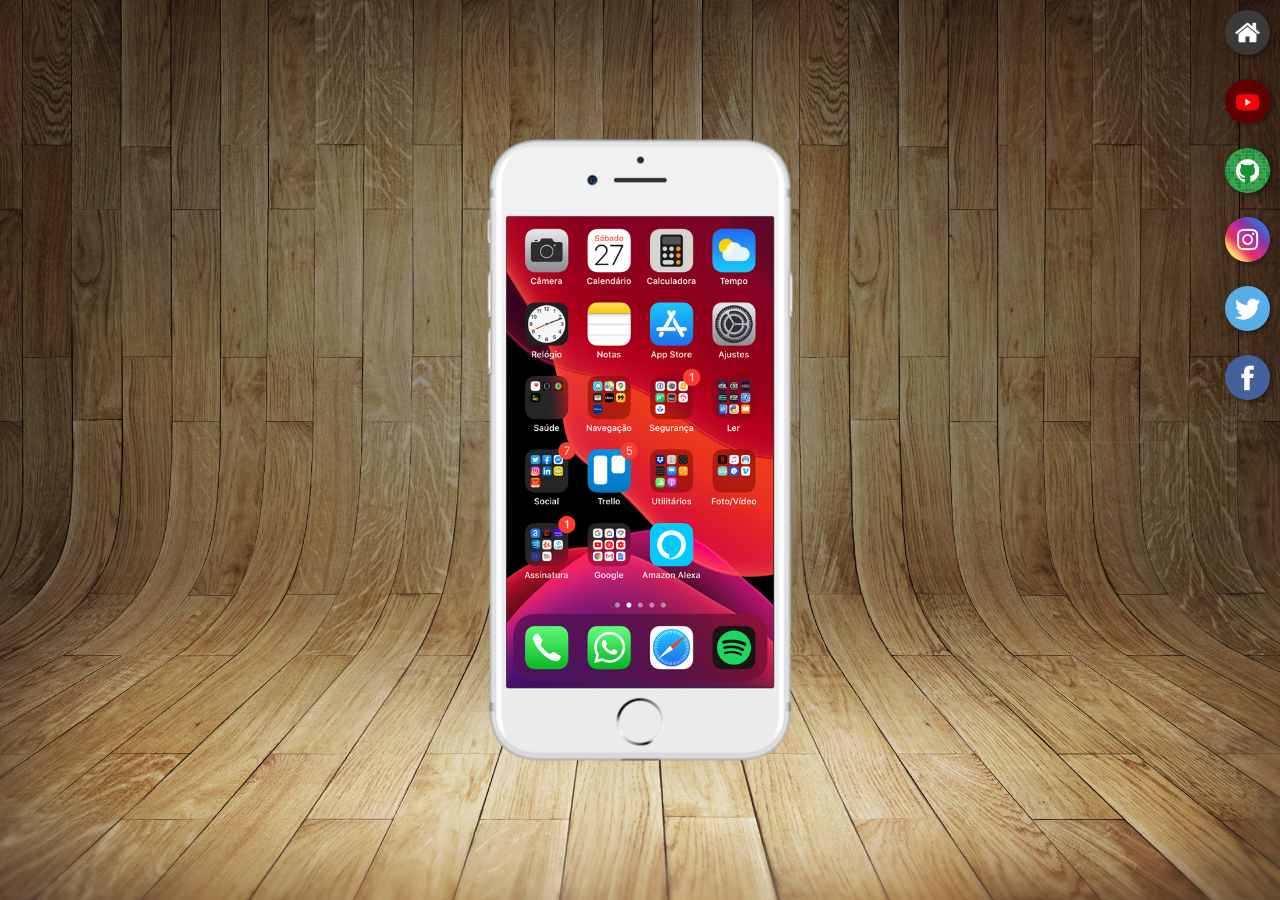
<file: index.html>
<!DOCTYPE html>
<html lang="pt-br">
<head>
    <meta charset="UTF-8">
    <meta name="viewport" content="width=device-width, initial-scale=1.0">
    <title>Projeto Redes Sociais</title>
    <link rel="shortcut icon" href="favicon.ico" type="image/x-icon">
    <link rel="stylesheet" href="estilos/style.css">
</head>
<body>
    <main>
        <section id="telefone">
            <iframe src="home.html" name="tela" id="tela" frameborder="0">
                Seu navegador não é compatível com isso.
            </iframe>
        </section>
        <section id="redes-sociais">
            <a href="home.html" target="tela"><img src="imagens/logo-home.jpg" alt="Home"></a><br>
            <a href="youtube.html" target="tela"><img src="imagens/logo-youtube.jpg" alt="Youtube"></a><br>
            <a href="github.html" target="tela"><img src="imagens/logo-github.jpg" alt="GitHub"></a><br>
            <a href="instagram.html" target="tela"><img src="imagens/logo-instagram.jpg" alt="Instagram"></a><br>
            <a href="twitter.html" target="tela"><img src="imagens/logo-twitter.jpg" alt="Twitter"></a><br>
            <a href="facebook.html" target="tela"><img src="imagens/logo-facebook.jpg" alt="Facebook"></a>

        </section>
    </main>
</body>
</html>
</file>
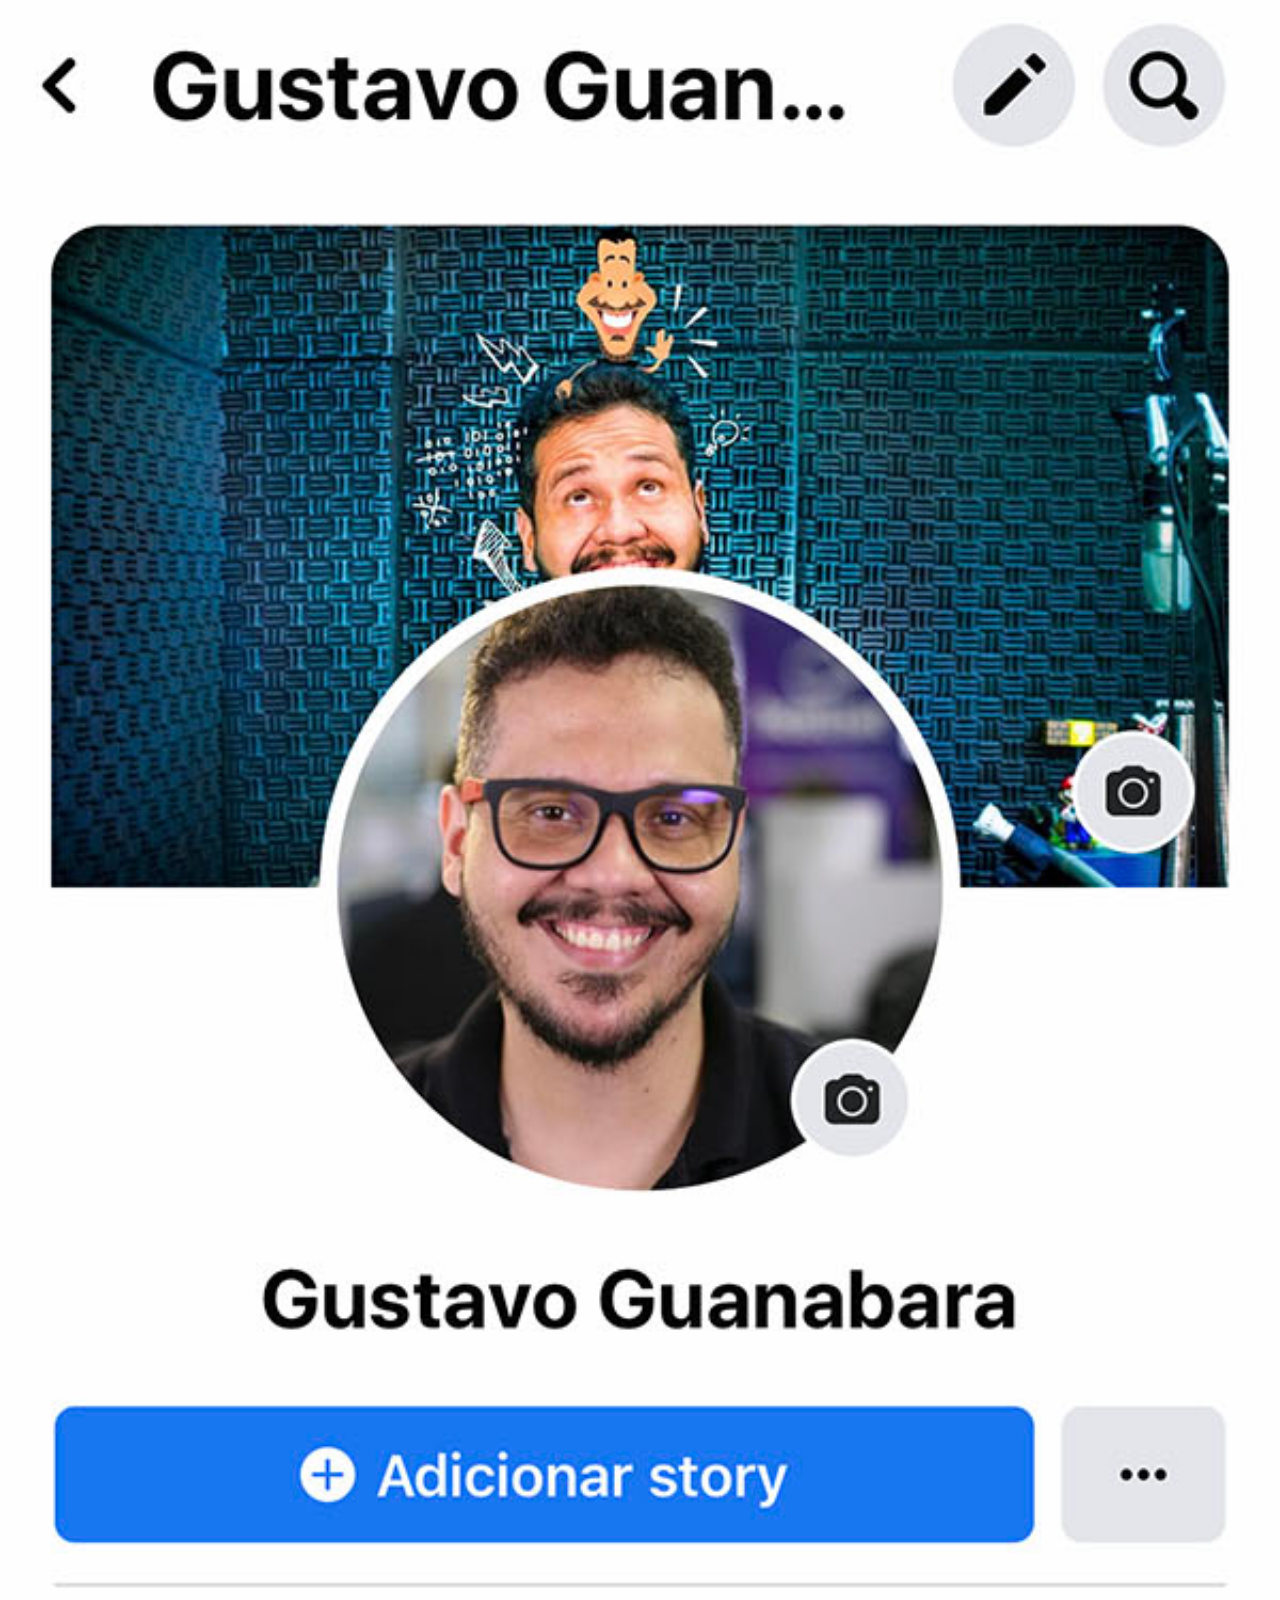
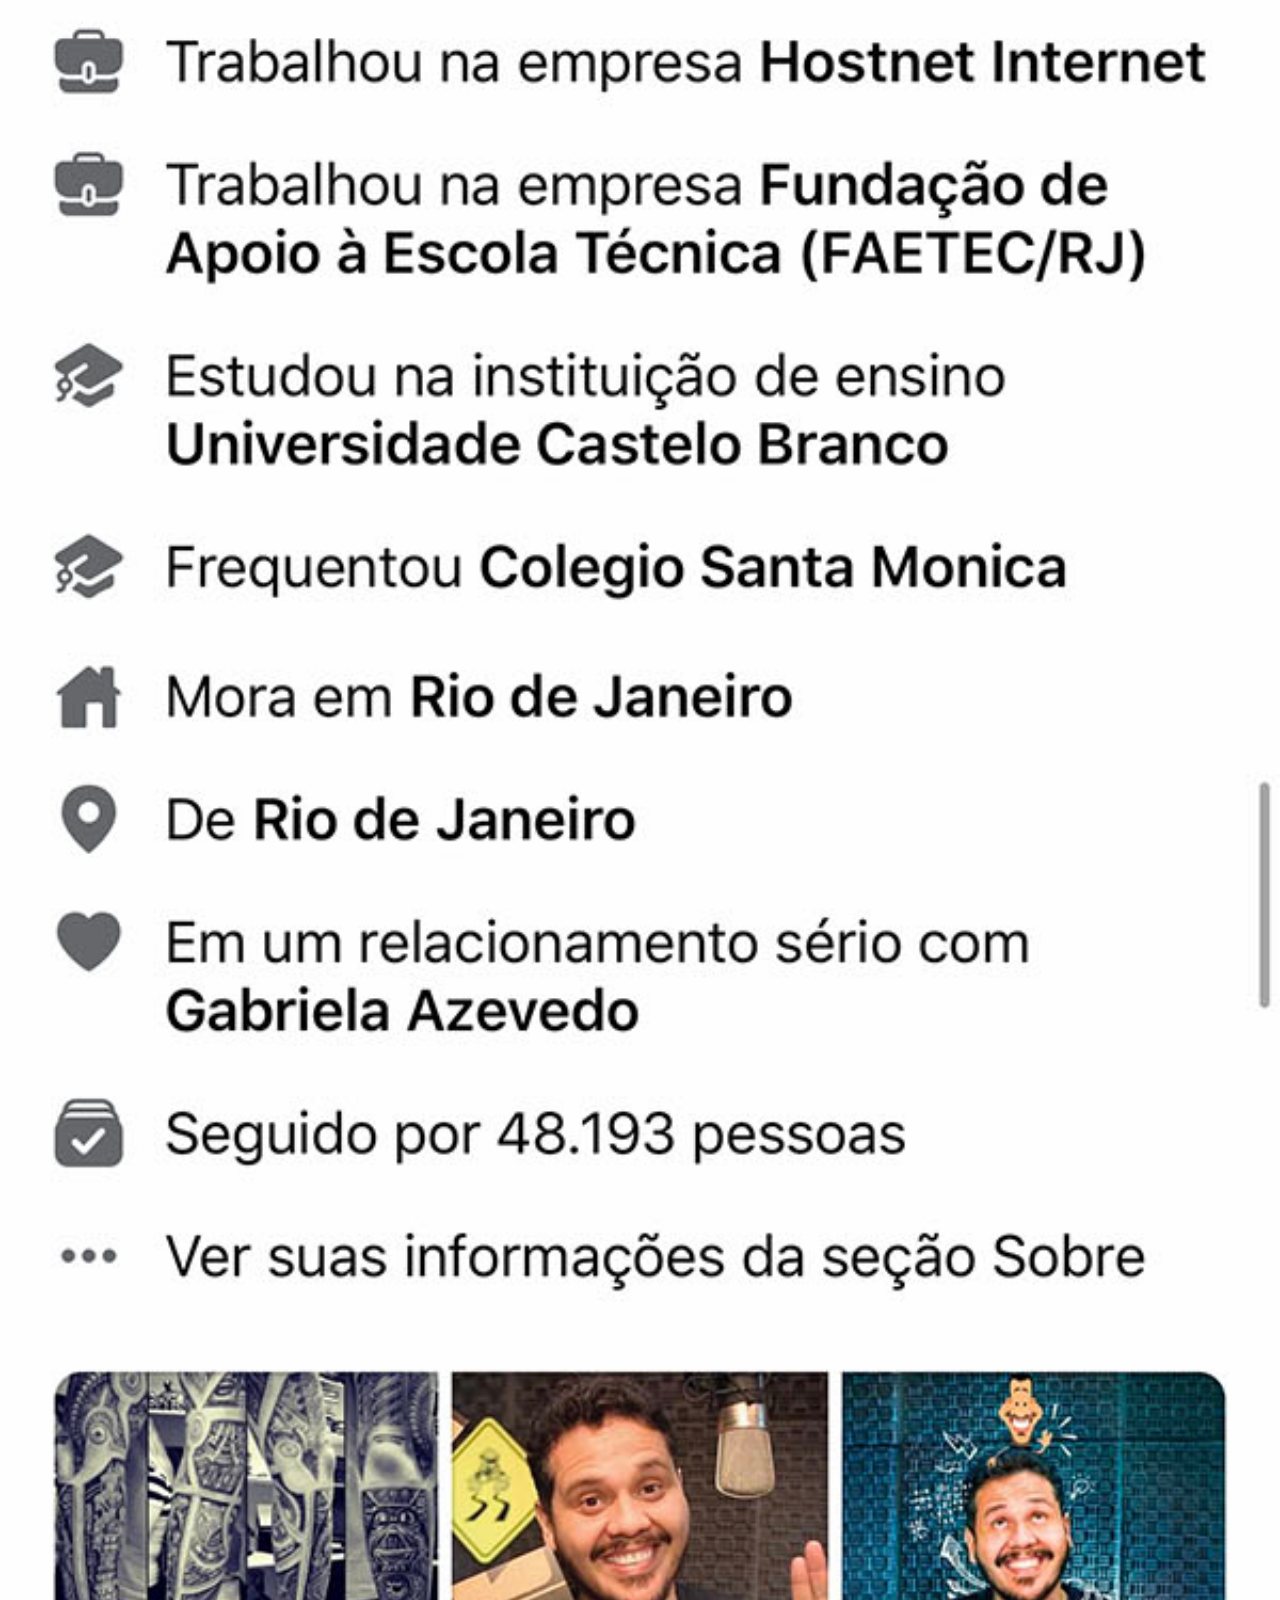
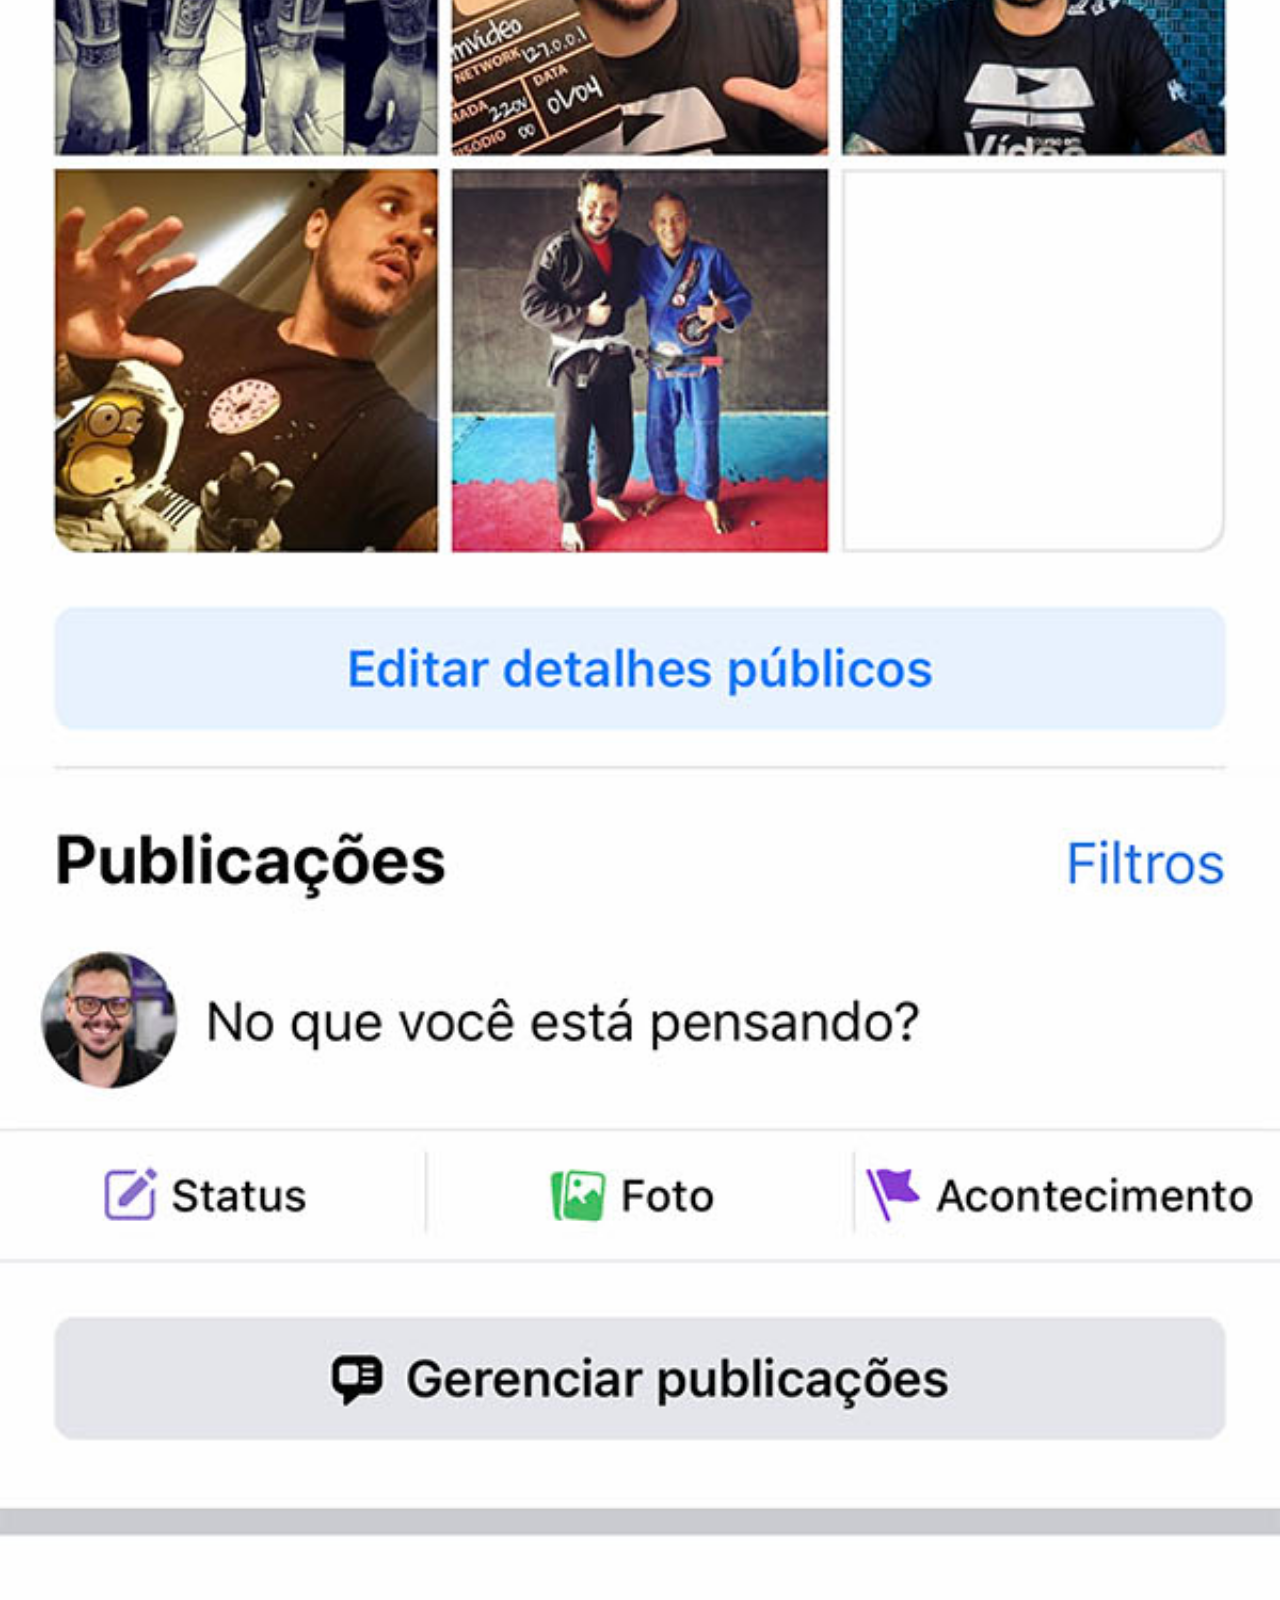
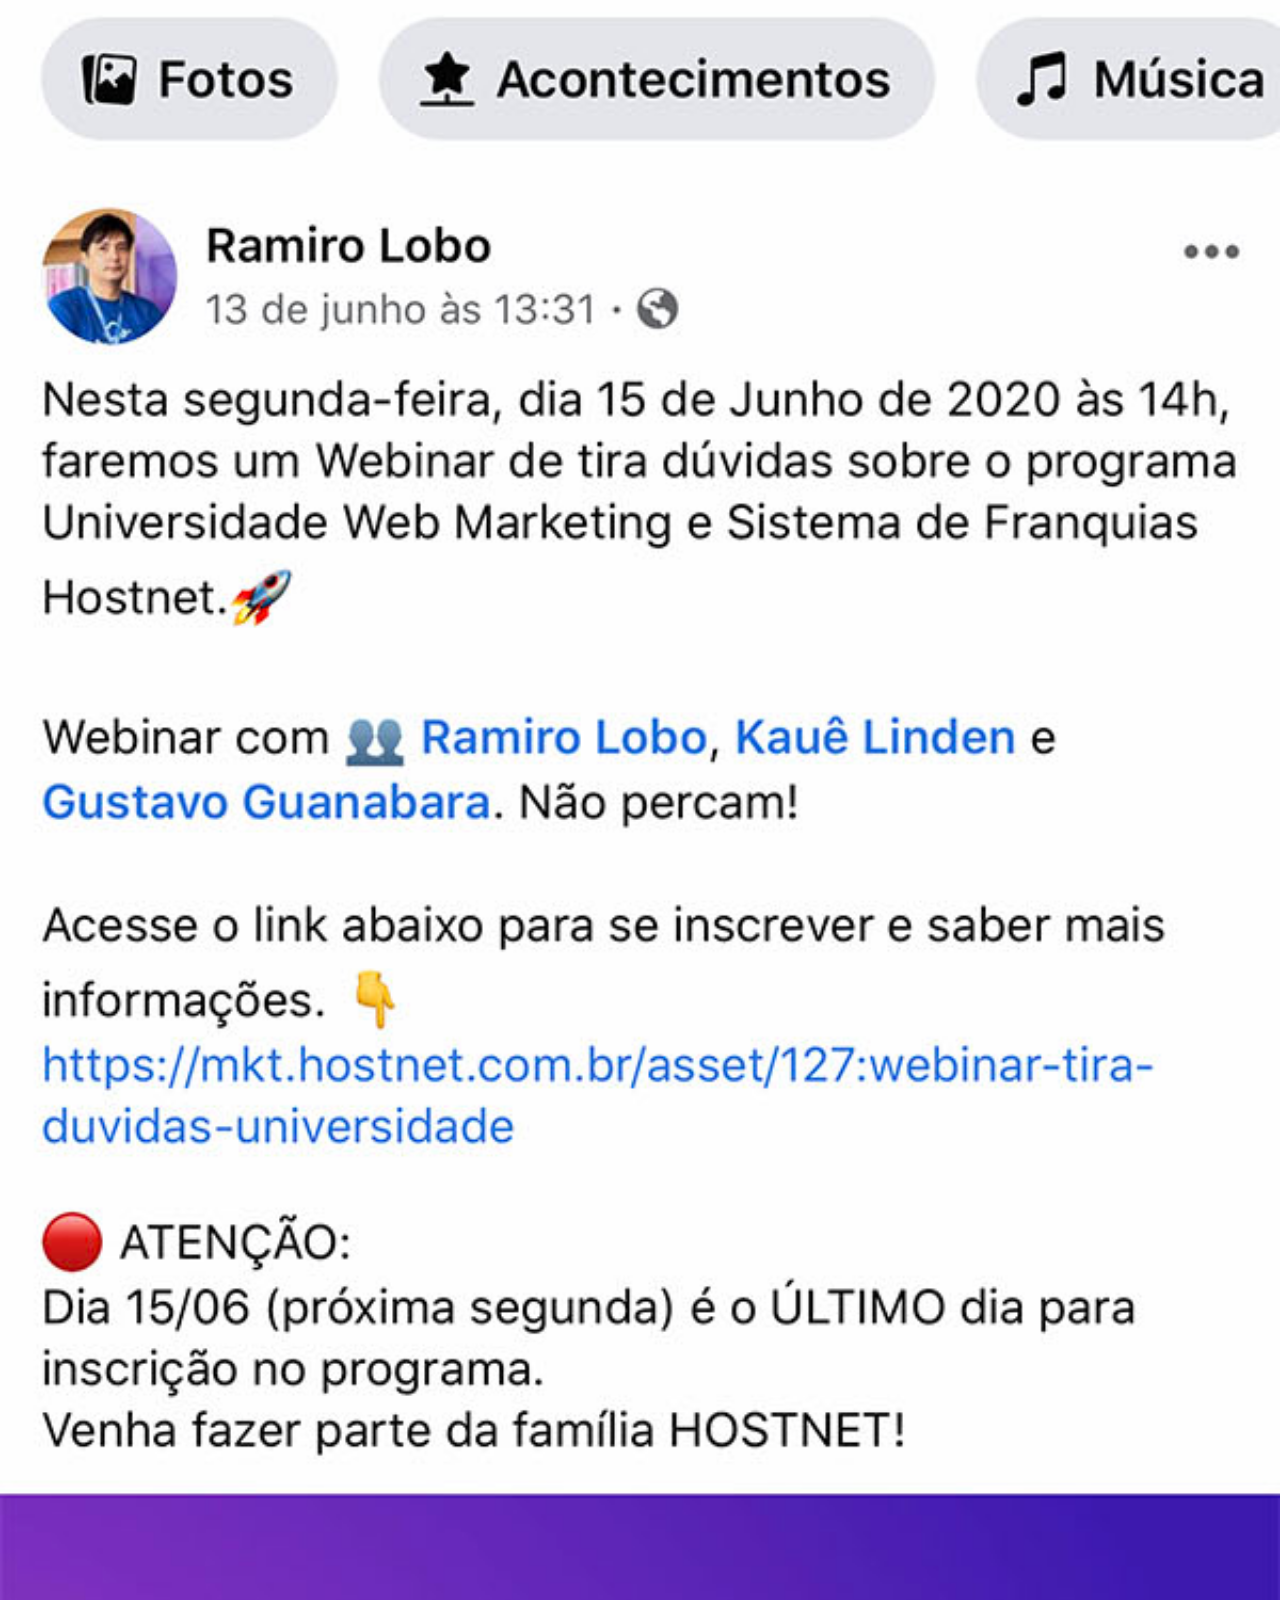
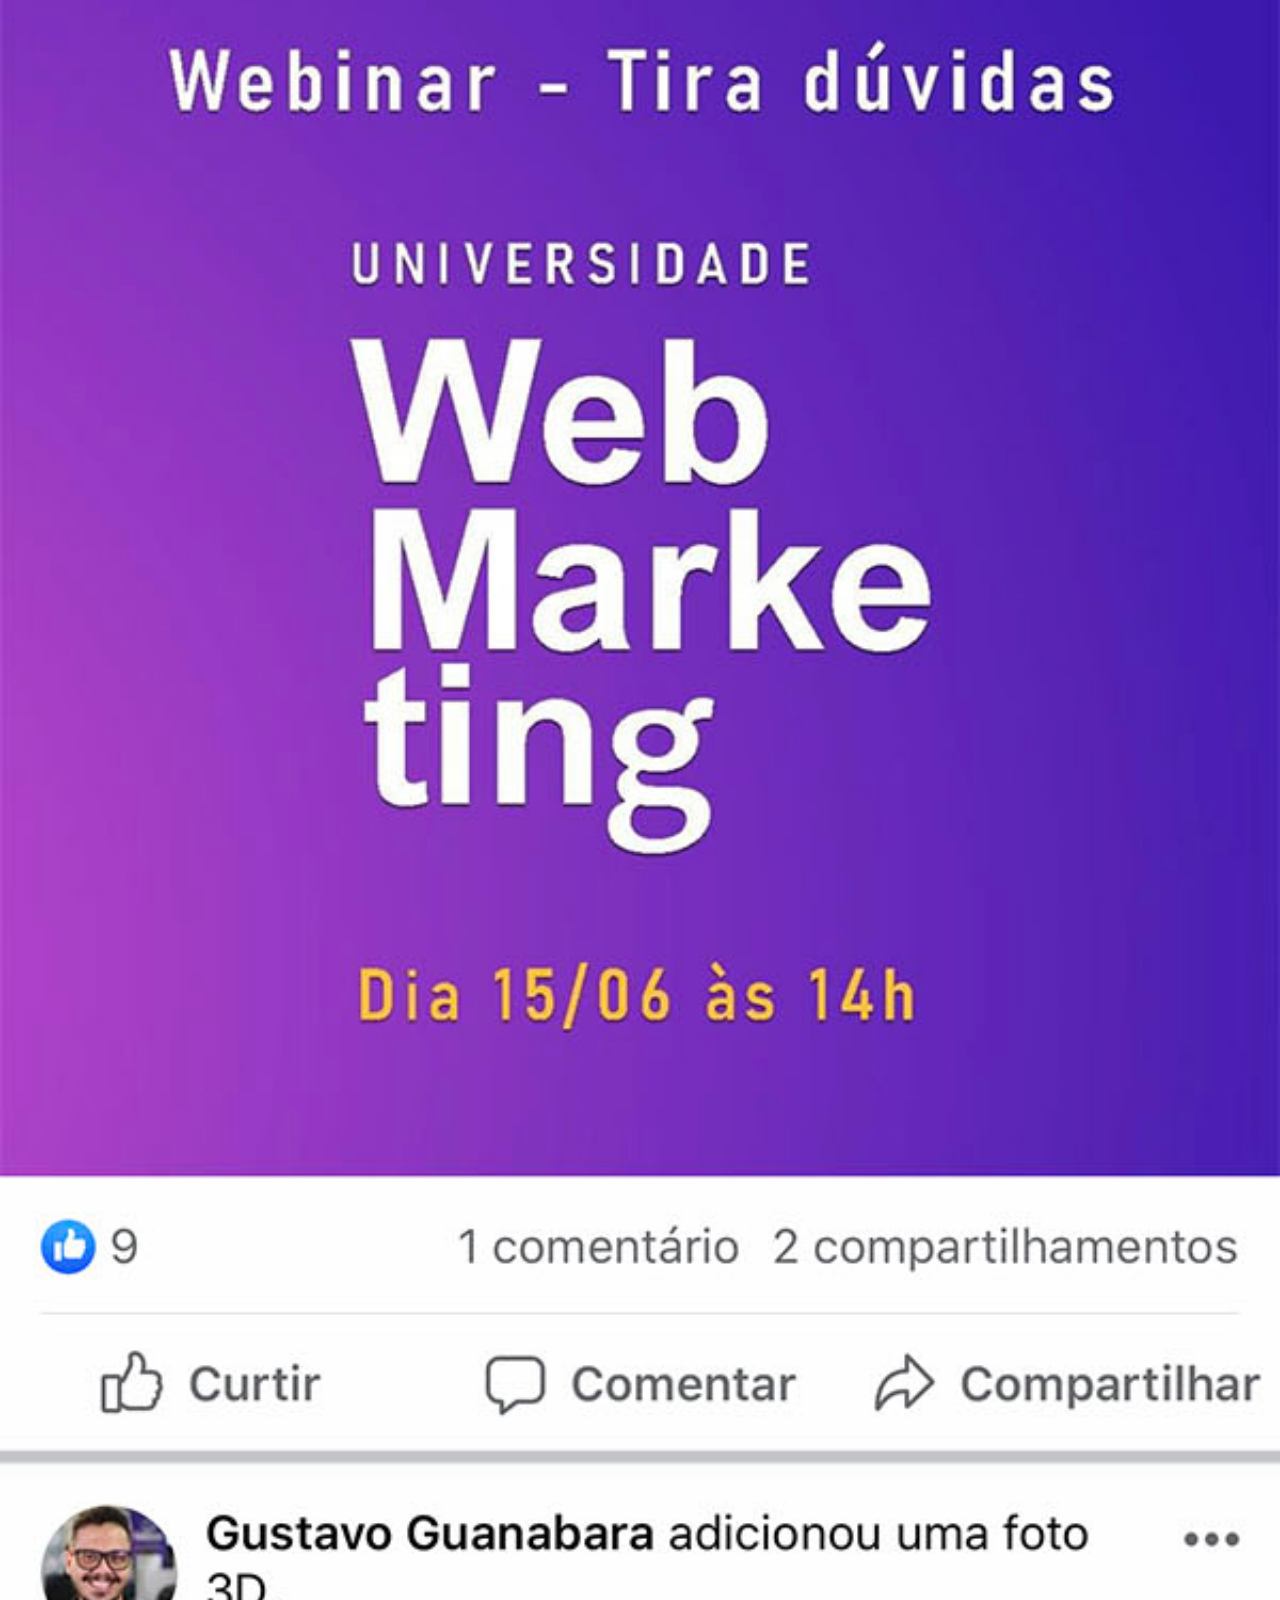
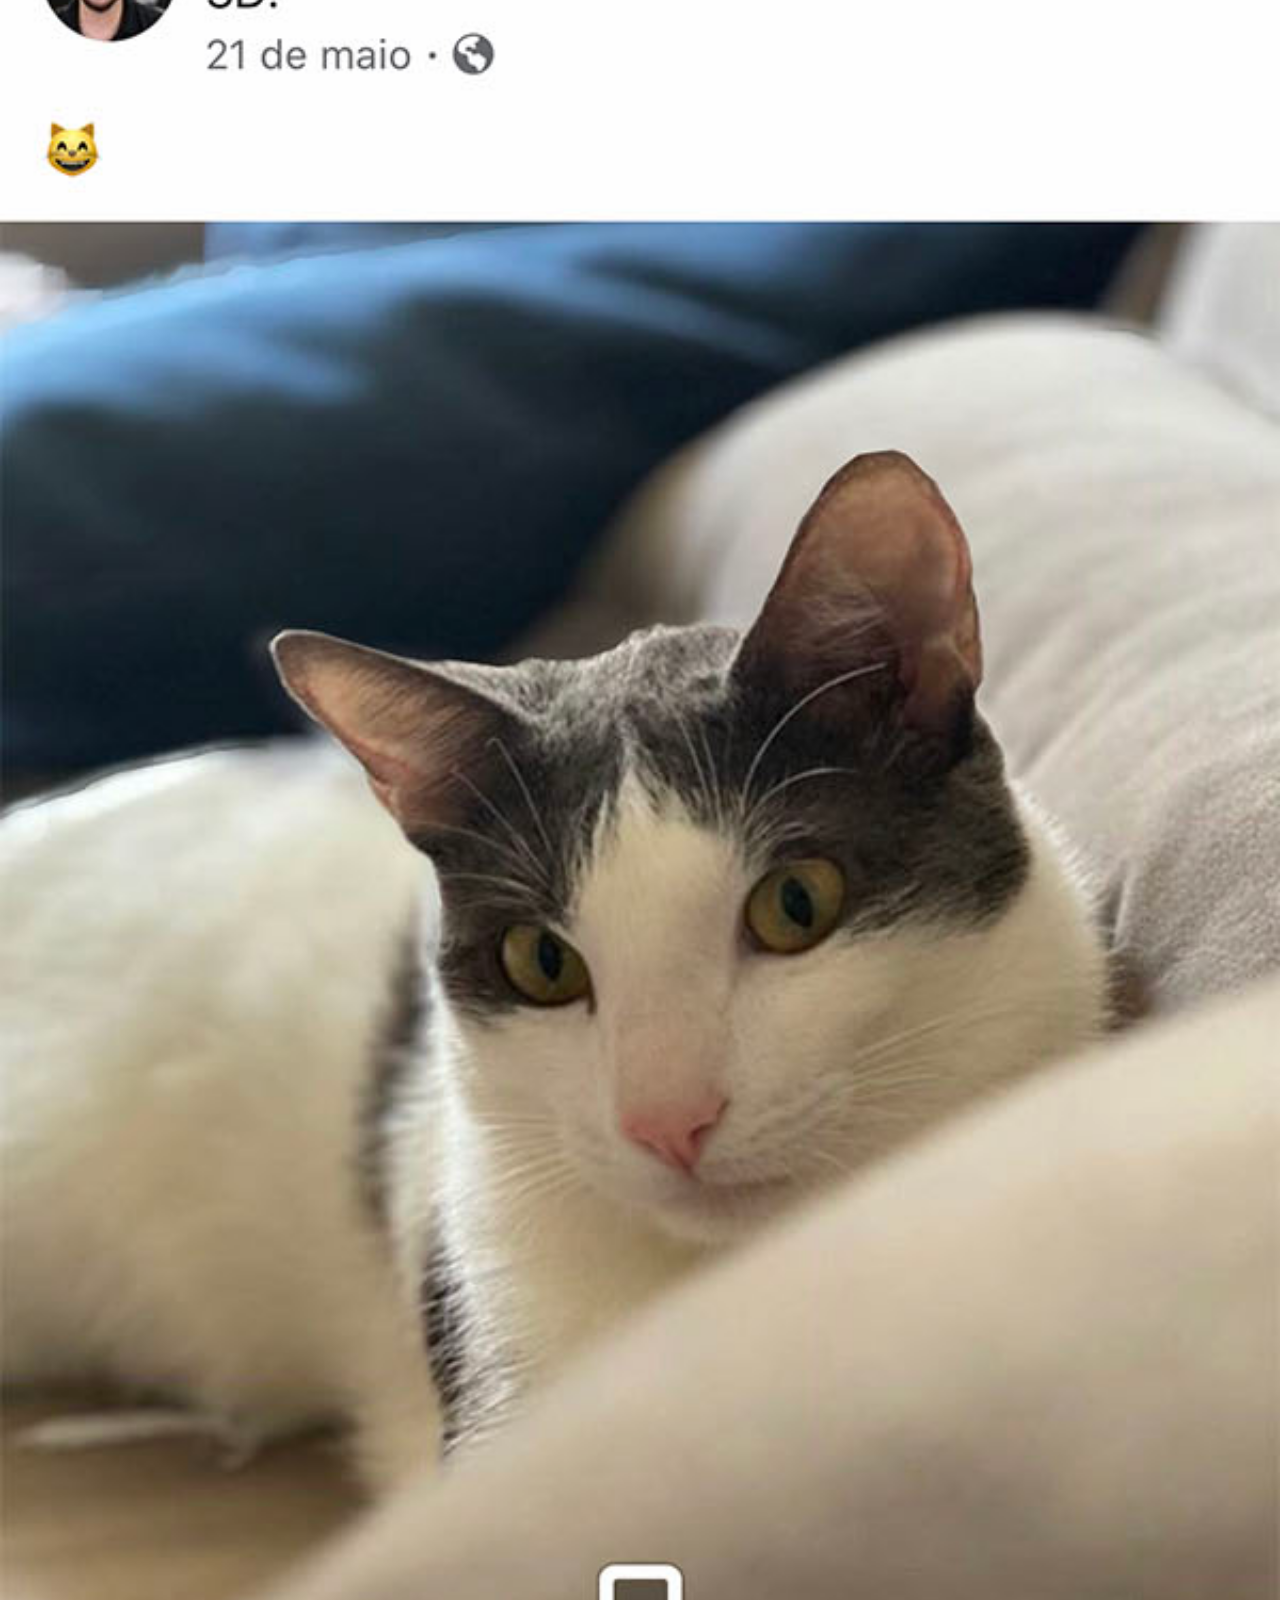
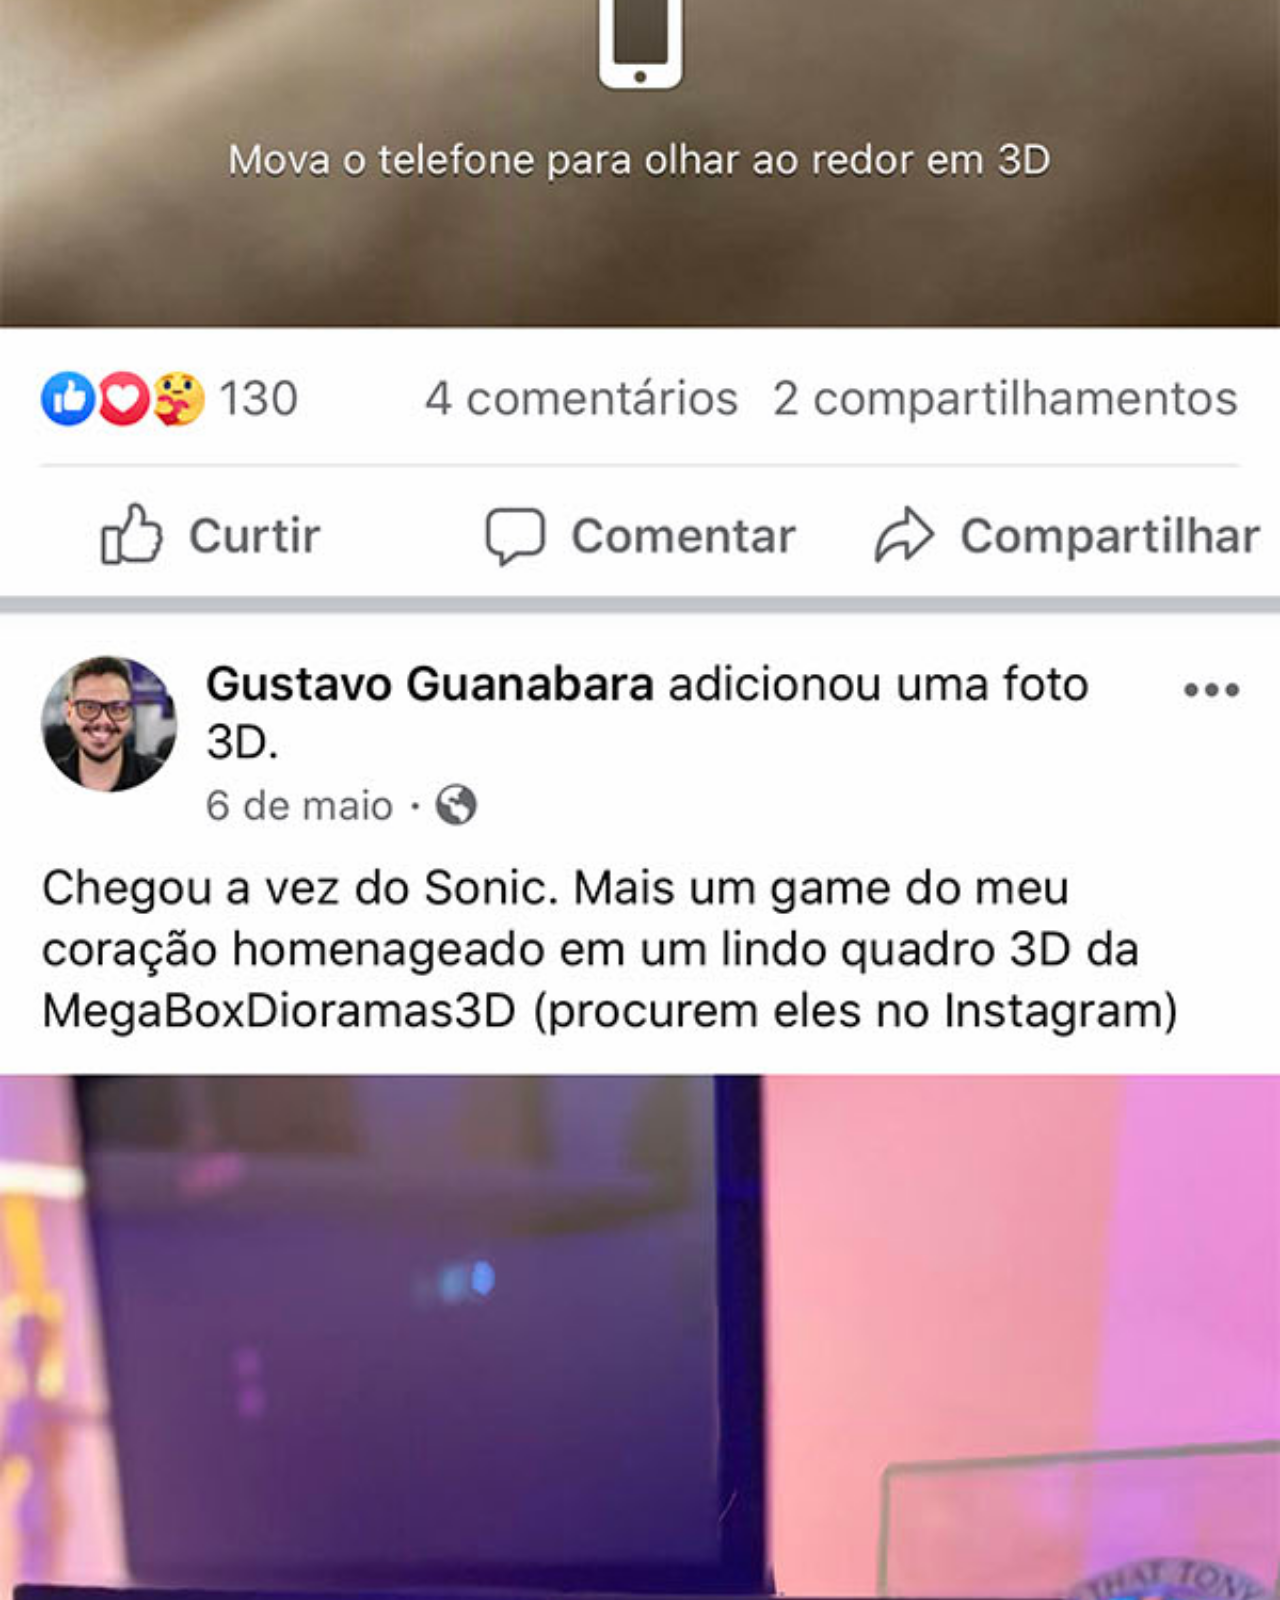
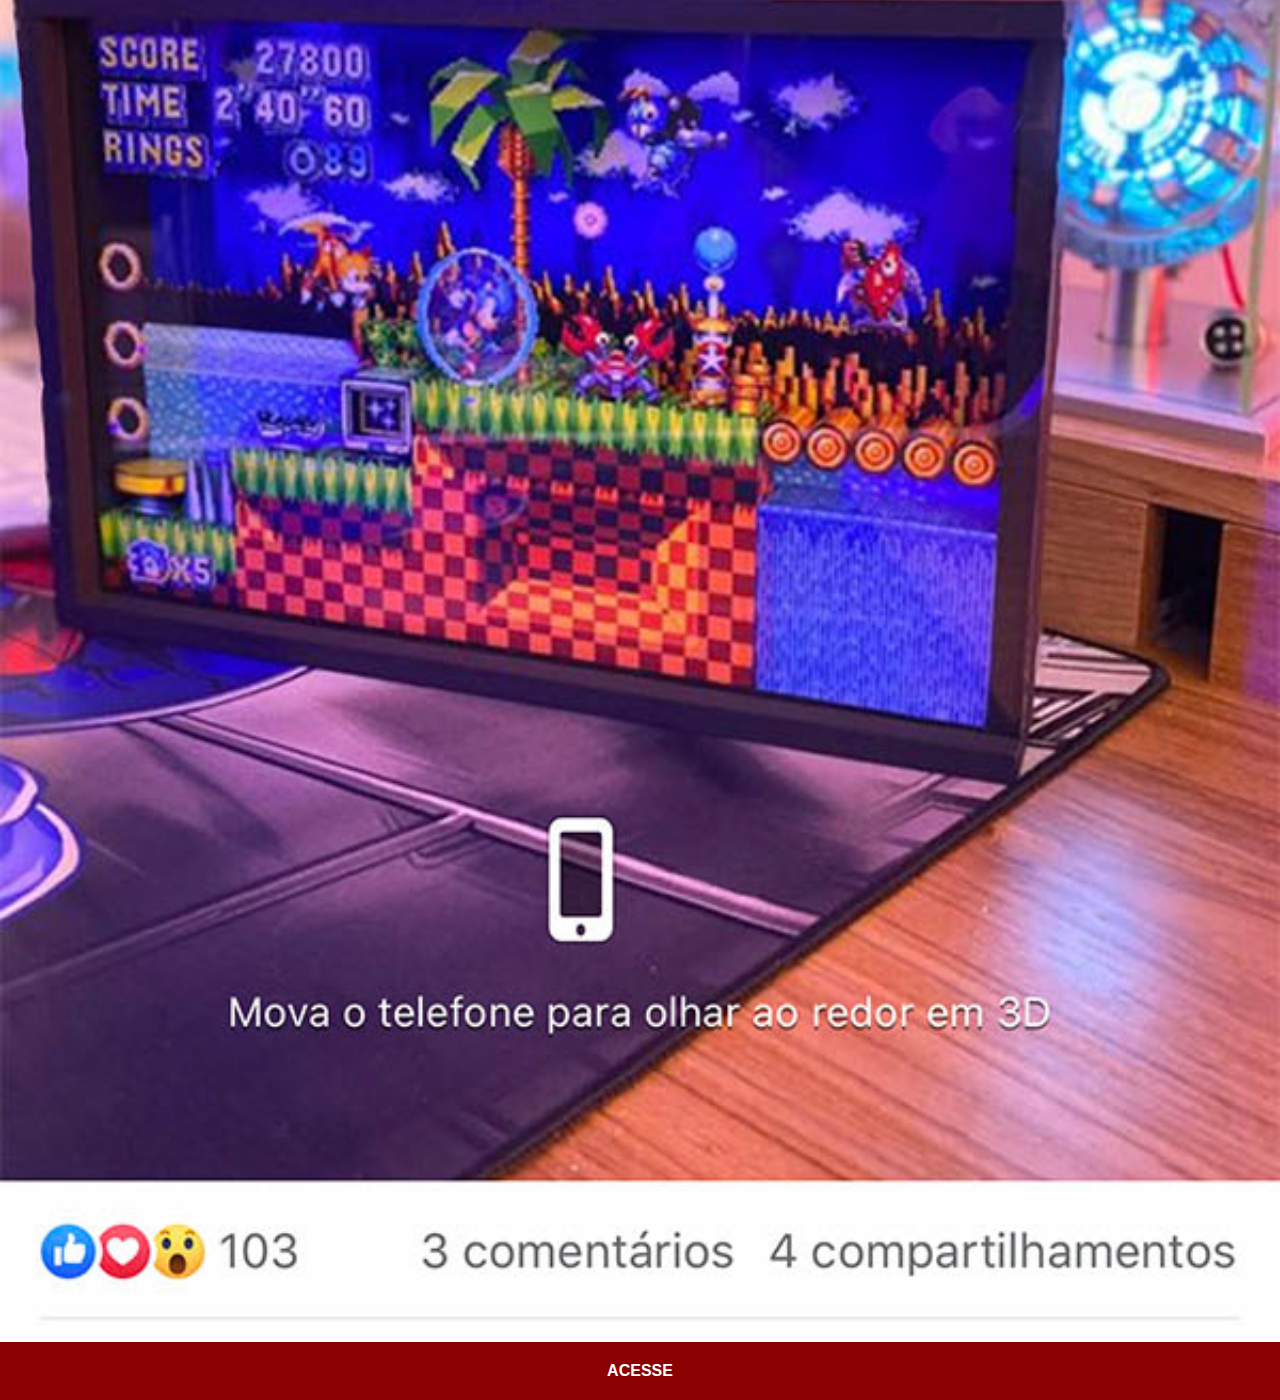
<file: facebook.html>
<!DOCTYPE html>
<html lang="pt-br">
<head>
    <meta charset="UTF-8">
    <meta name="viewport" content="width=device-width, initial-scale=1.0">
    <title>Document</title>
    <link rel="stylesheet" href="estilos/social.css">
</head>
<body>
    <img src="imagens/tela-facebook.jpg" alt="Facebook">
    <a href="https://www.facebook.com/gustavoguanabara/?locale=pt_BR" target="_blank">ACESSE</a>
</body>
</html>
</file>
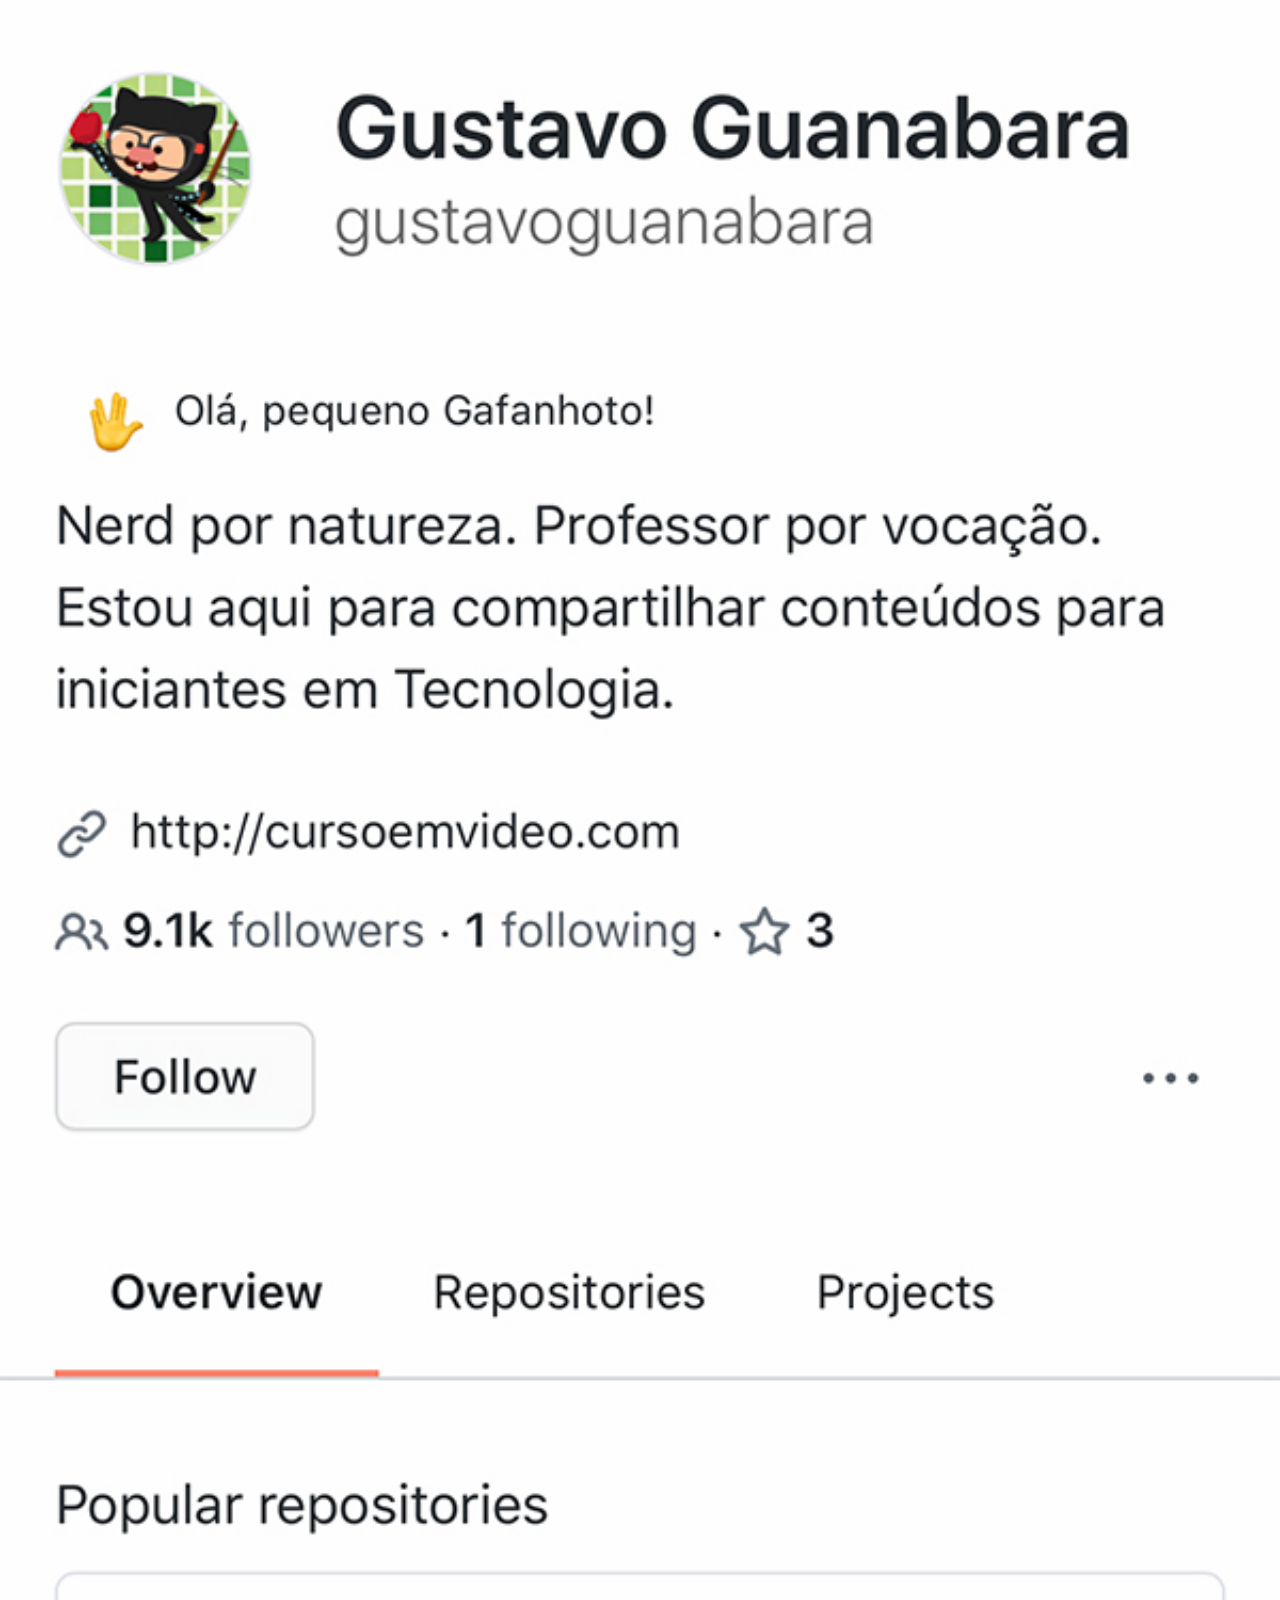
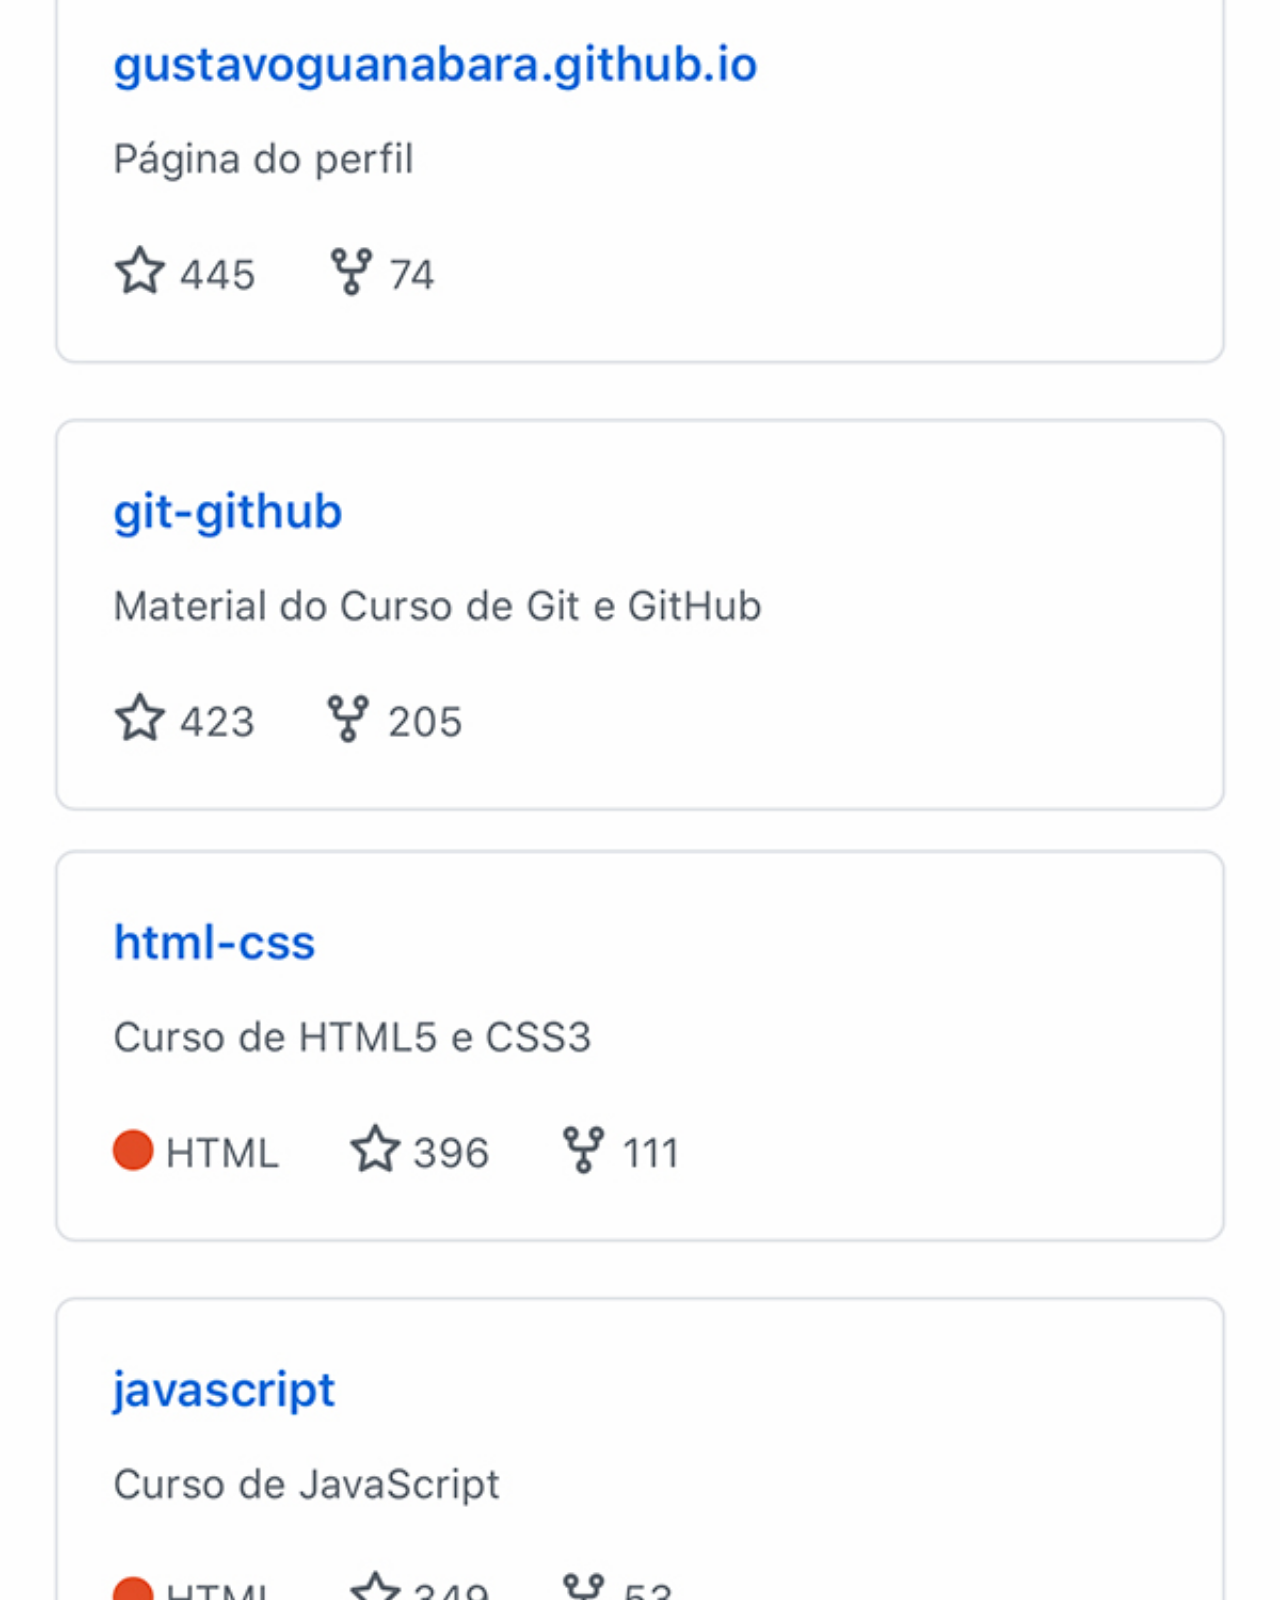
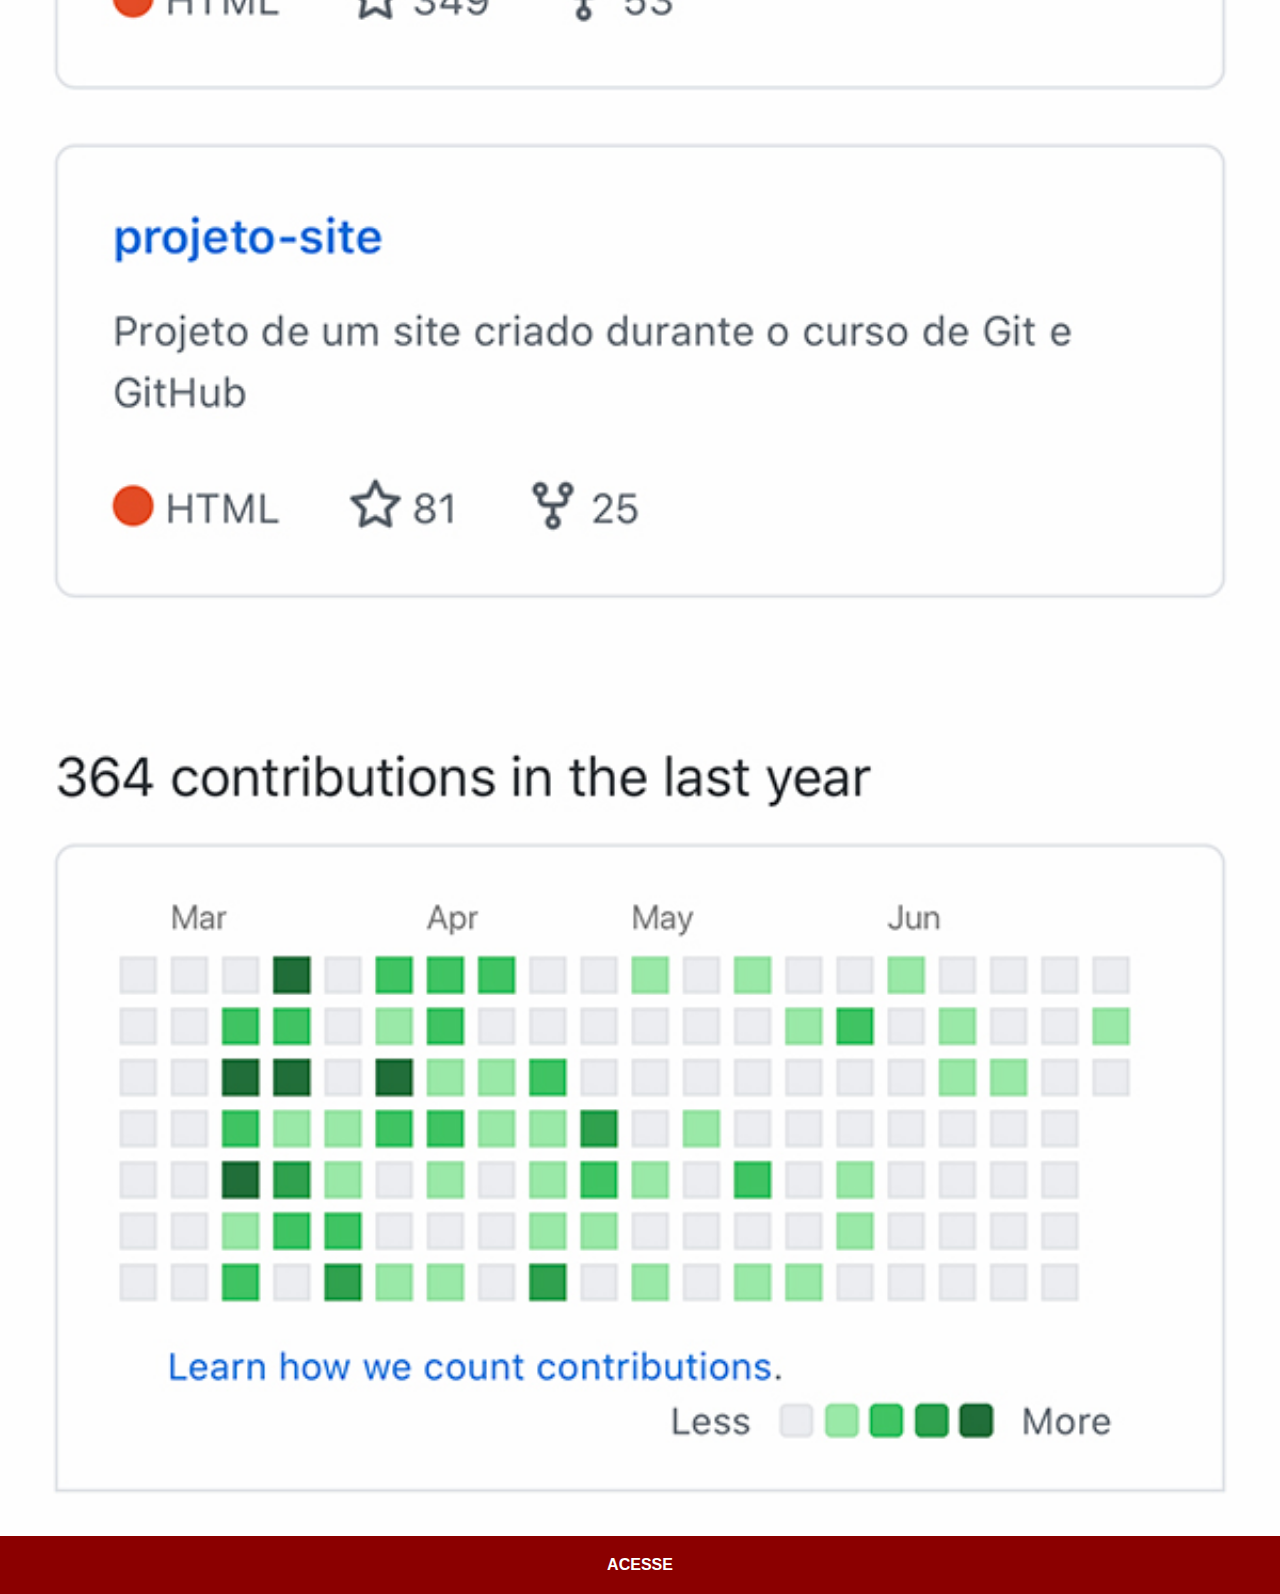
<file: github.html>
<!DOCTYPE html>
<html lang="pt-br">
<head>
    <meta charset="UTF-8">
    <meta name="viewport" content="width=device-width, initial-scale=1.0">
    <title>Document</title>
    <link rel="stylesheet" href="estilos/social.css">
</head>
<body>
    <img src="imagens/tela-github.jpg" alt="GitHub">
    <a href="https://github.com/gustavoguanabara" target="_blank">ACESSE</a>
</body>
</html>
</file>
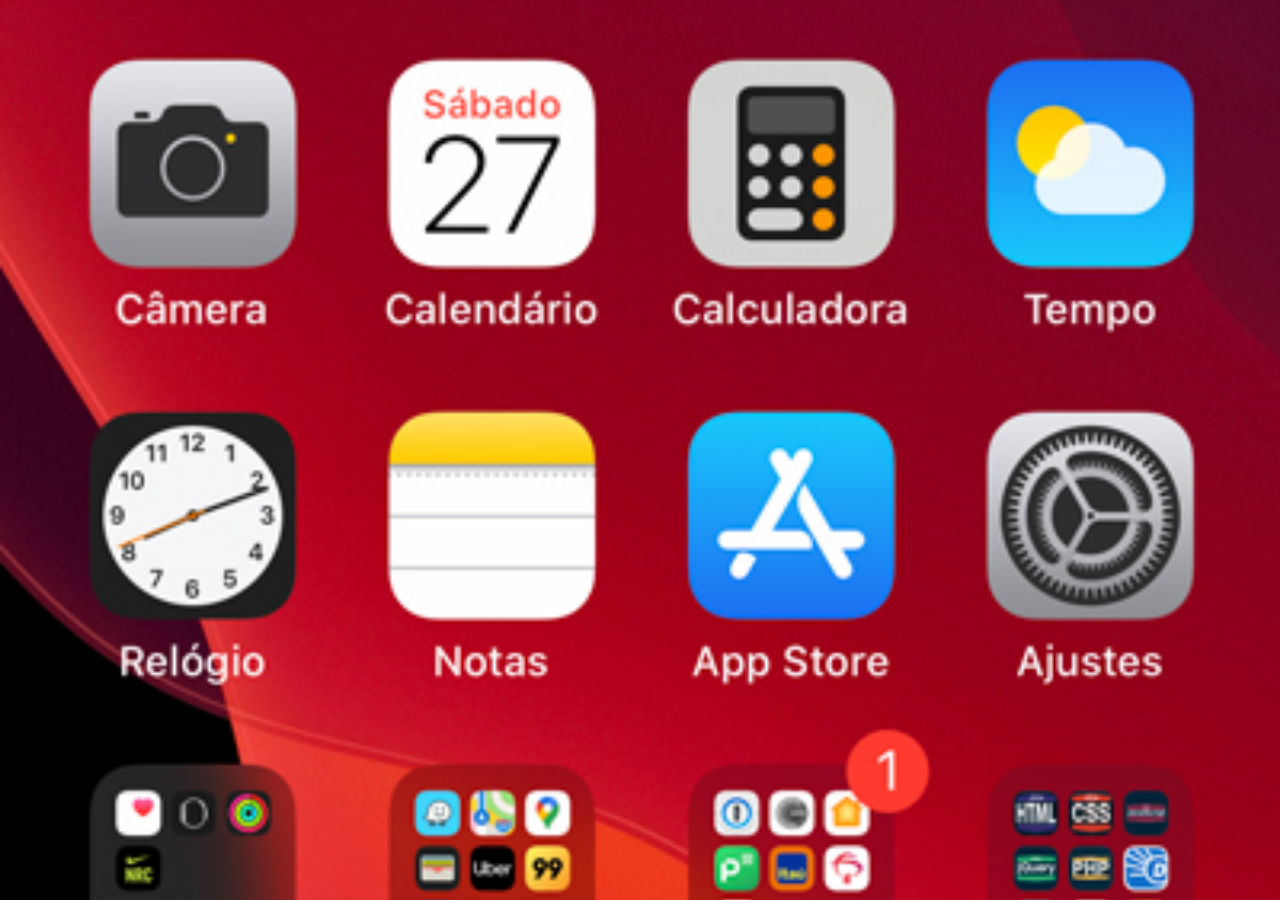
<file: home.html>
<!DOCTYPE html>
<html lang="pt-br">
<head>
    <meta charset="UTF-8">
    <meta name="viewport" content="width=device-width, initial-scale=1.0">
    <title>Document</title>
    <style>
        * {
            padding: 0px;
            margin: 0px;
        }

        body {
            width: 100vw;
            height: 100vh;
            background: black url(imagens/tela-home.jpg) no-repeat top center;
            background-size: cover;
        }
    </style>
</head>
<body>
    
</body>
</html>
</file>
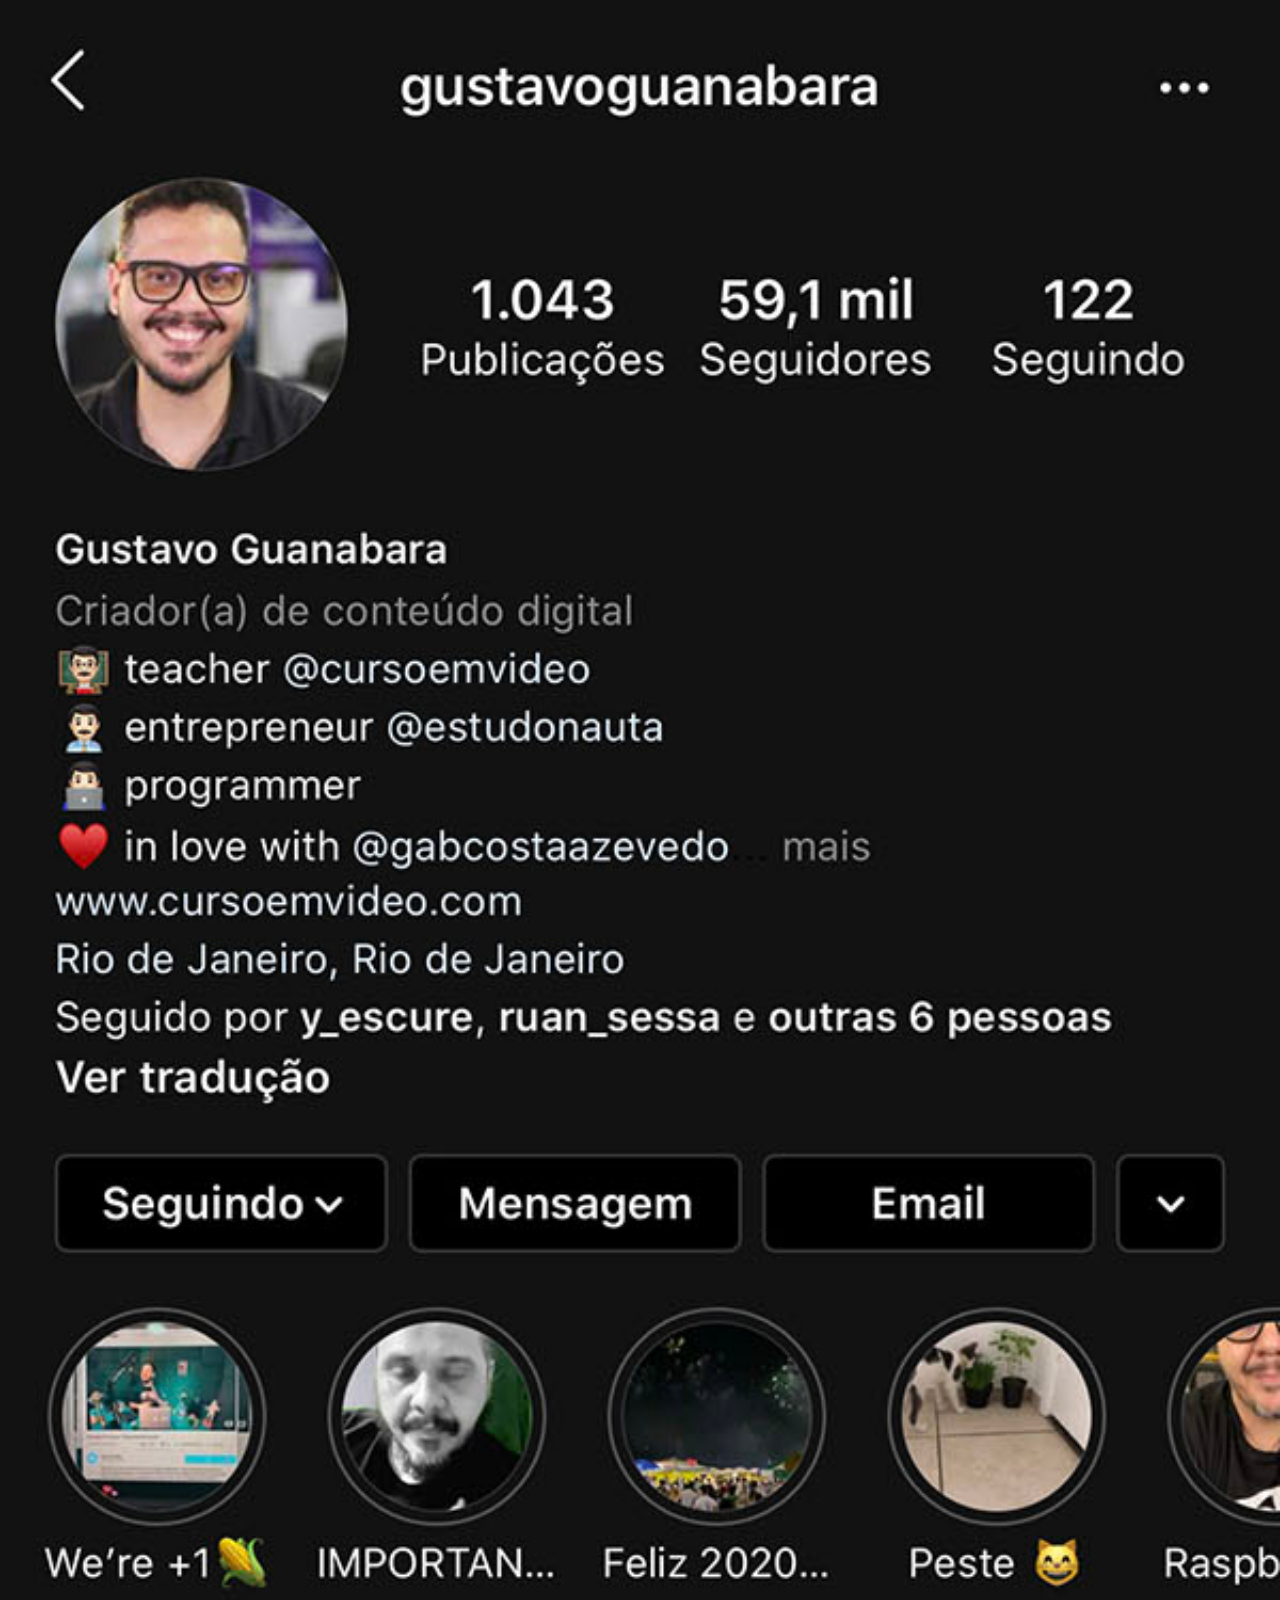
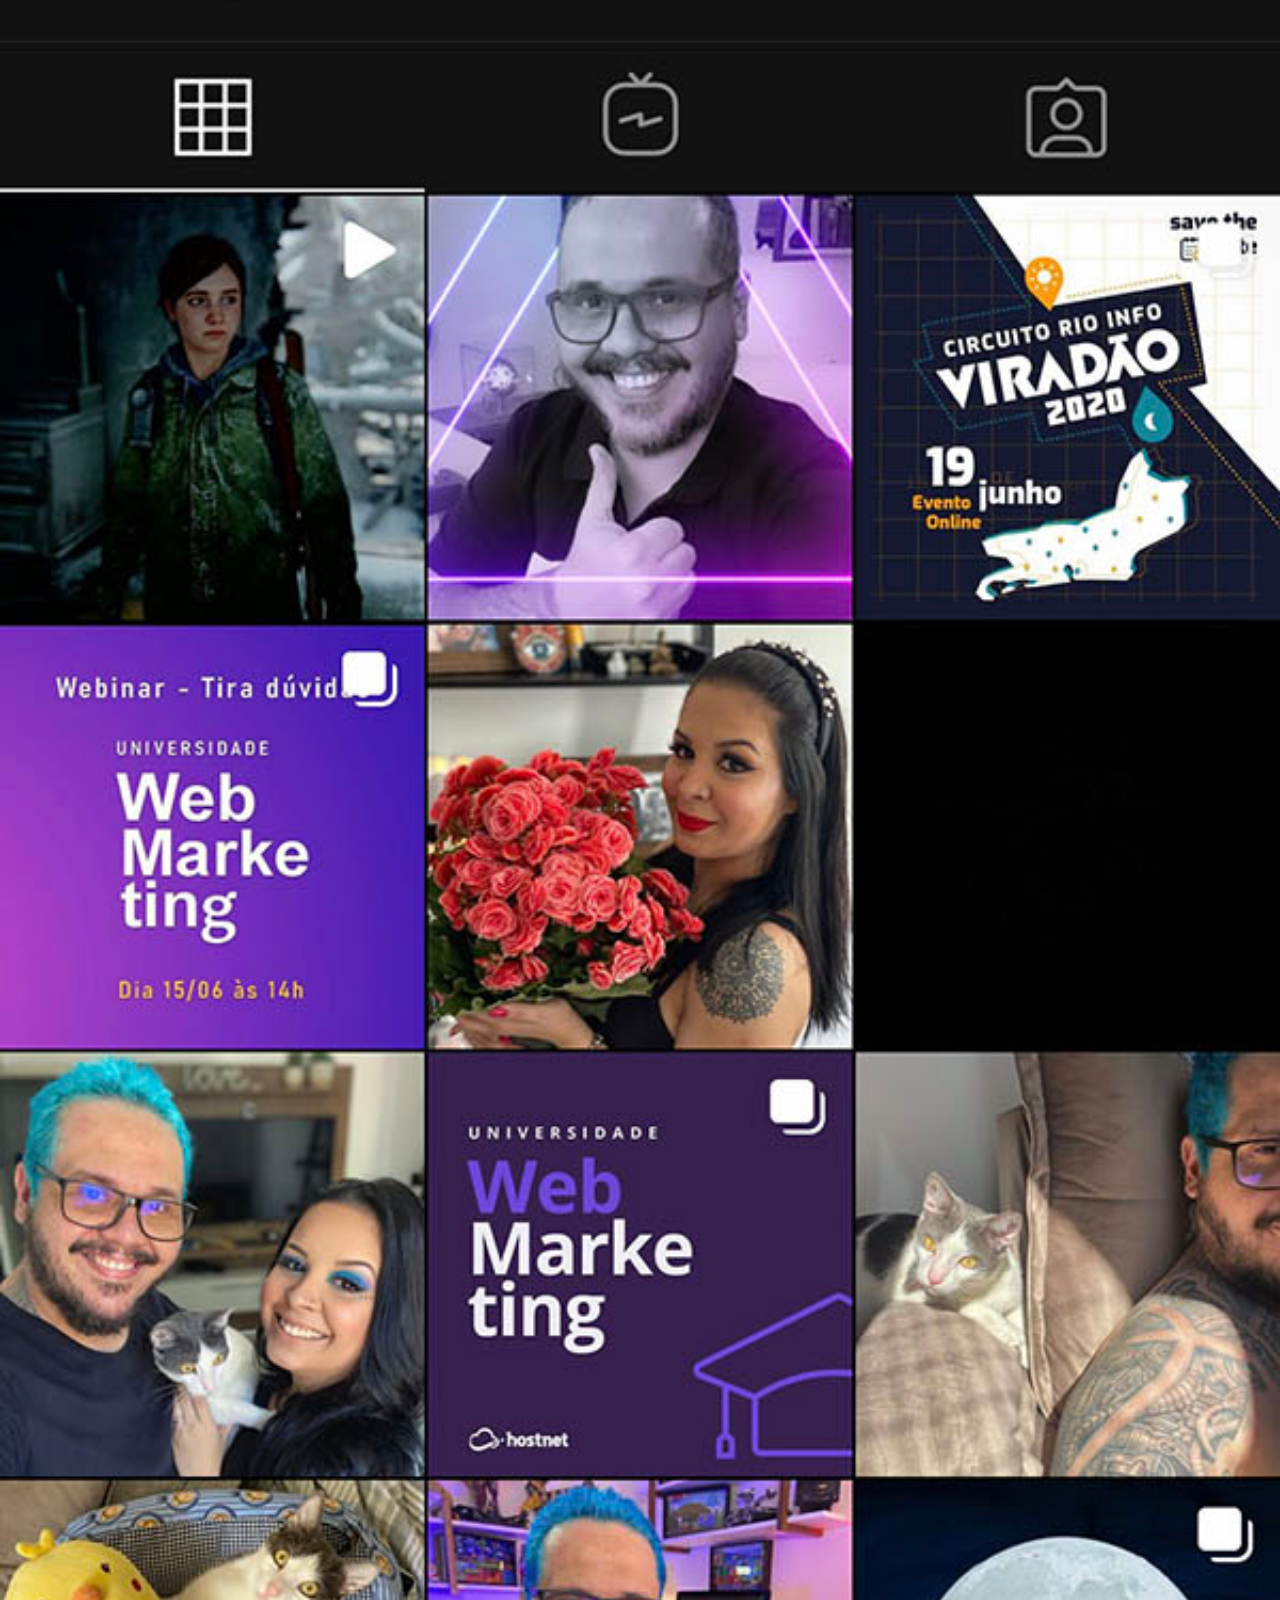
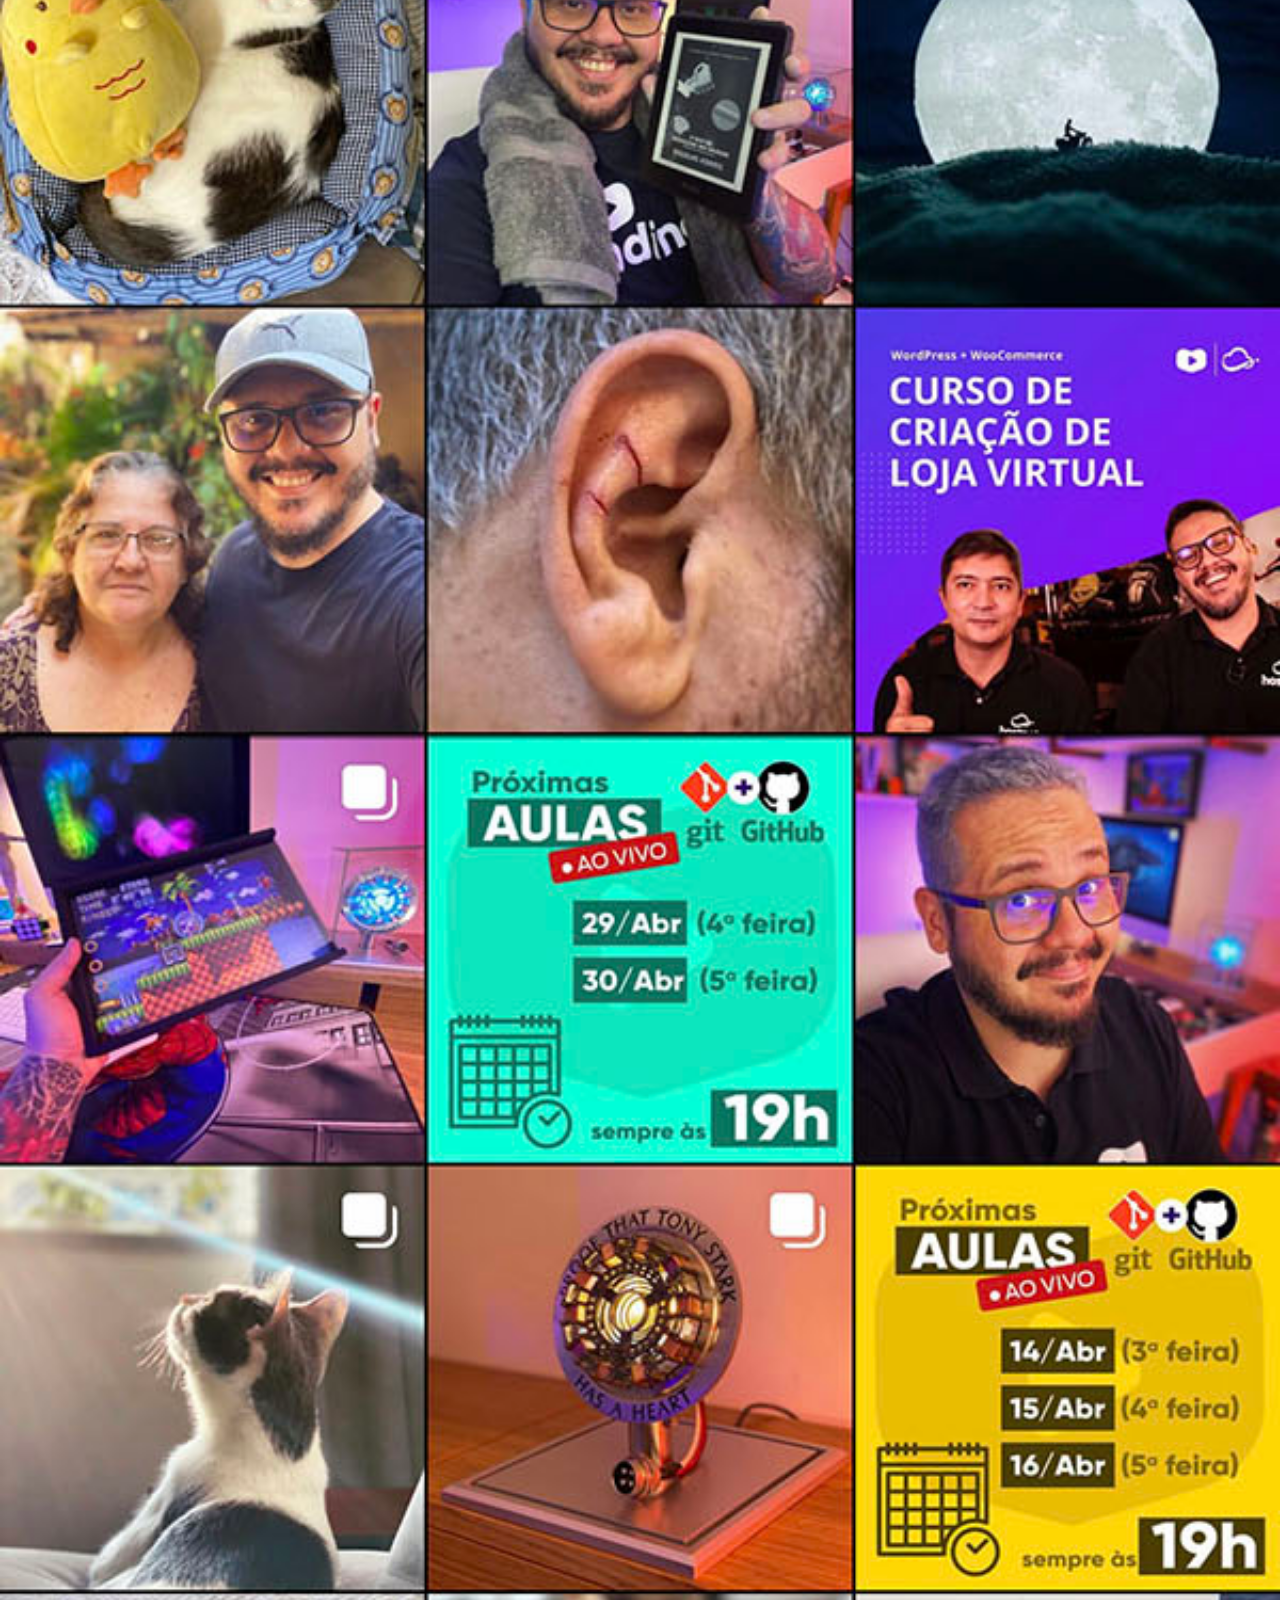
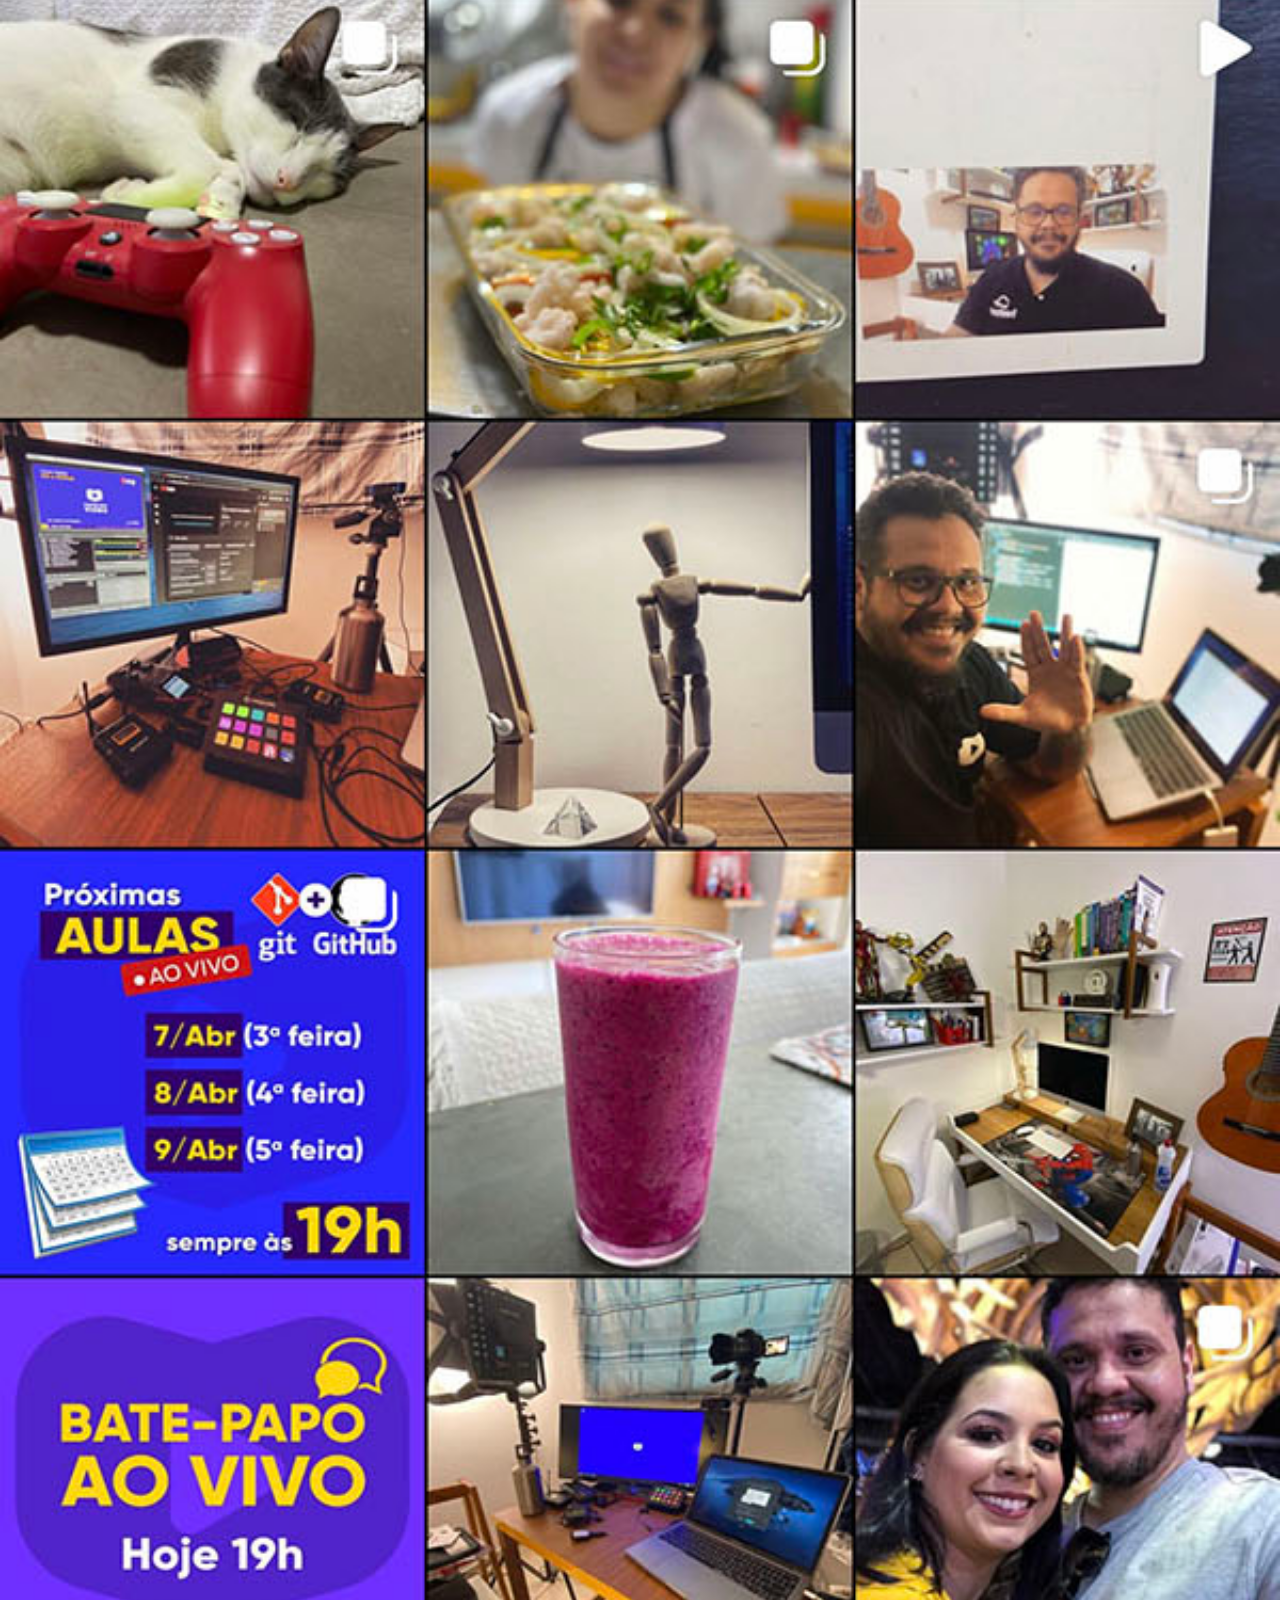
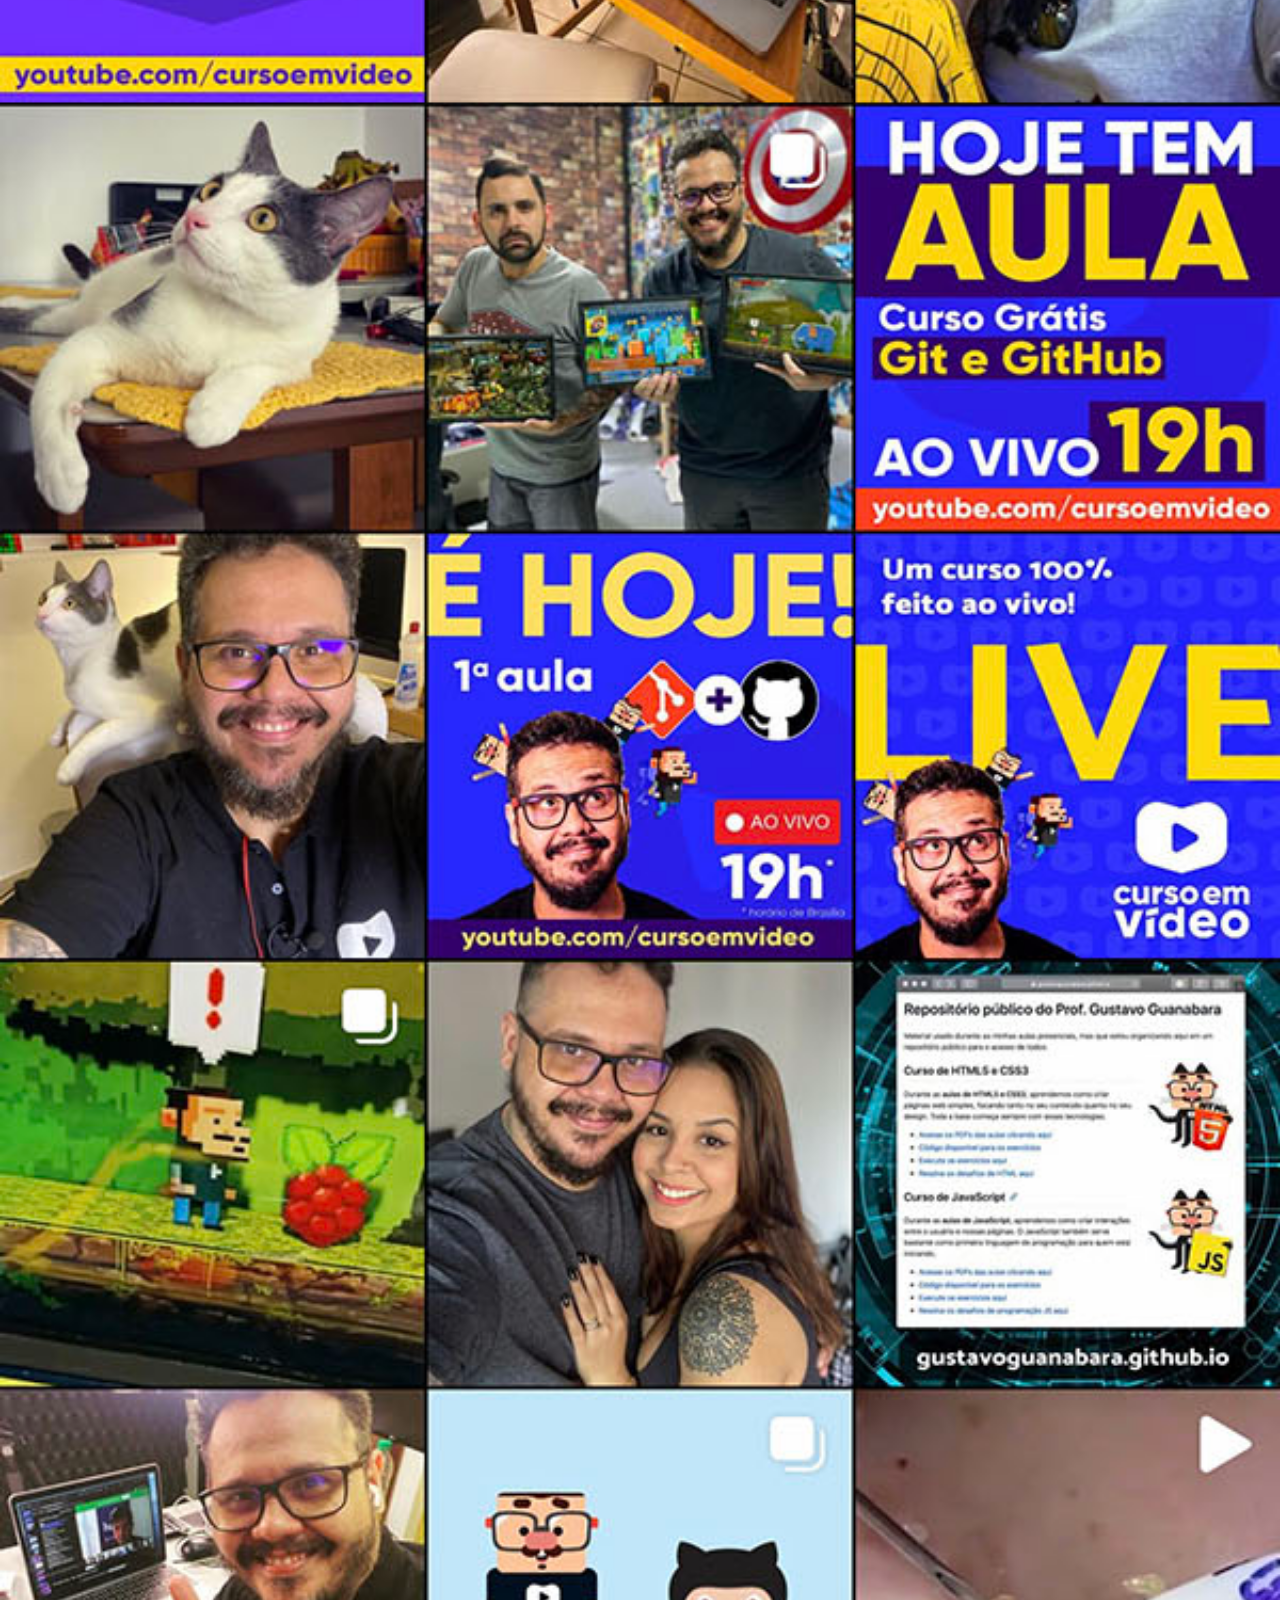
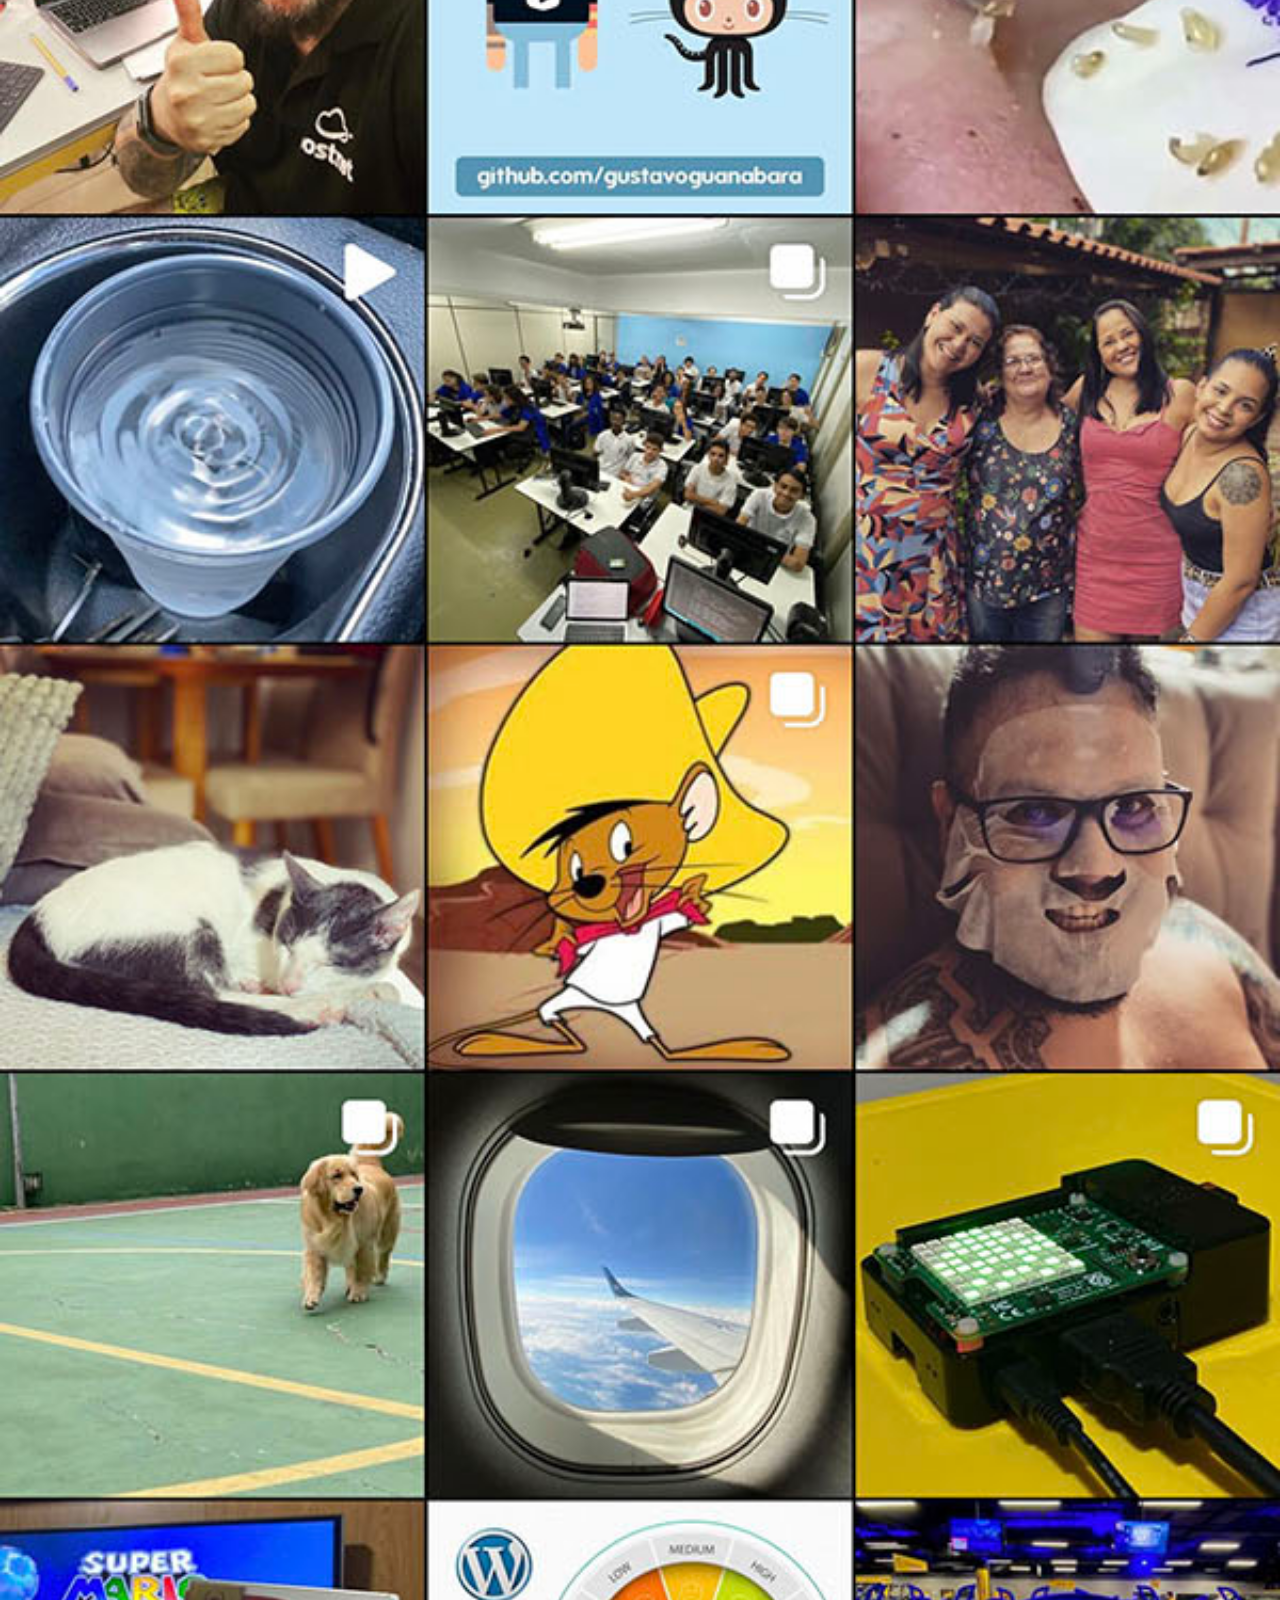
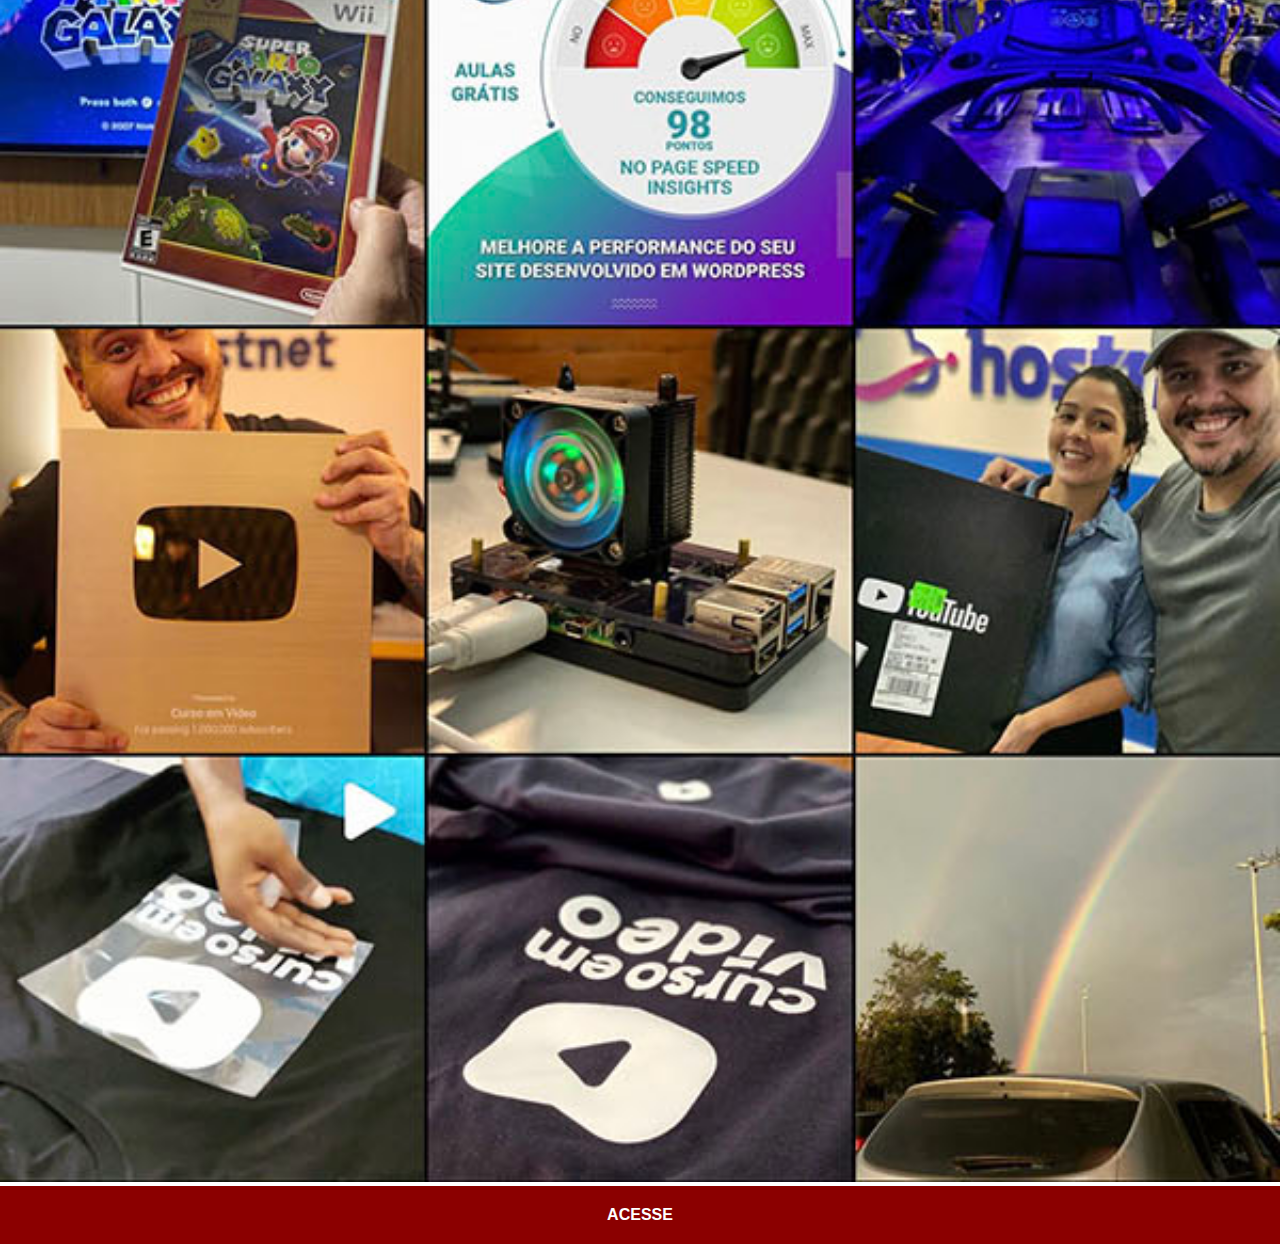
<file: instagram.html>
<!DOCTYPE html>
<html lang="pt-br">
<head>
    <meta charset="UTF-8">
    <meta name="viewport" content="width=device-width, initial-scale=1.0">
    <title>Document</title>
    <link rel="stylesheet" href="estilos/social.css">
</head>
<body>
    <img src="imagens/tela-instagram.jpg" alt="Instagram">
    <a href="https://www.instagram.com/gustavoguanabara/" target="_blank">ACESSE</a>
</body>
</html>
</file>
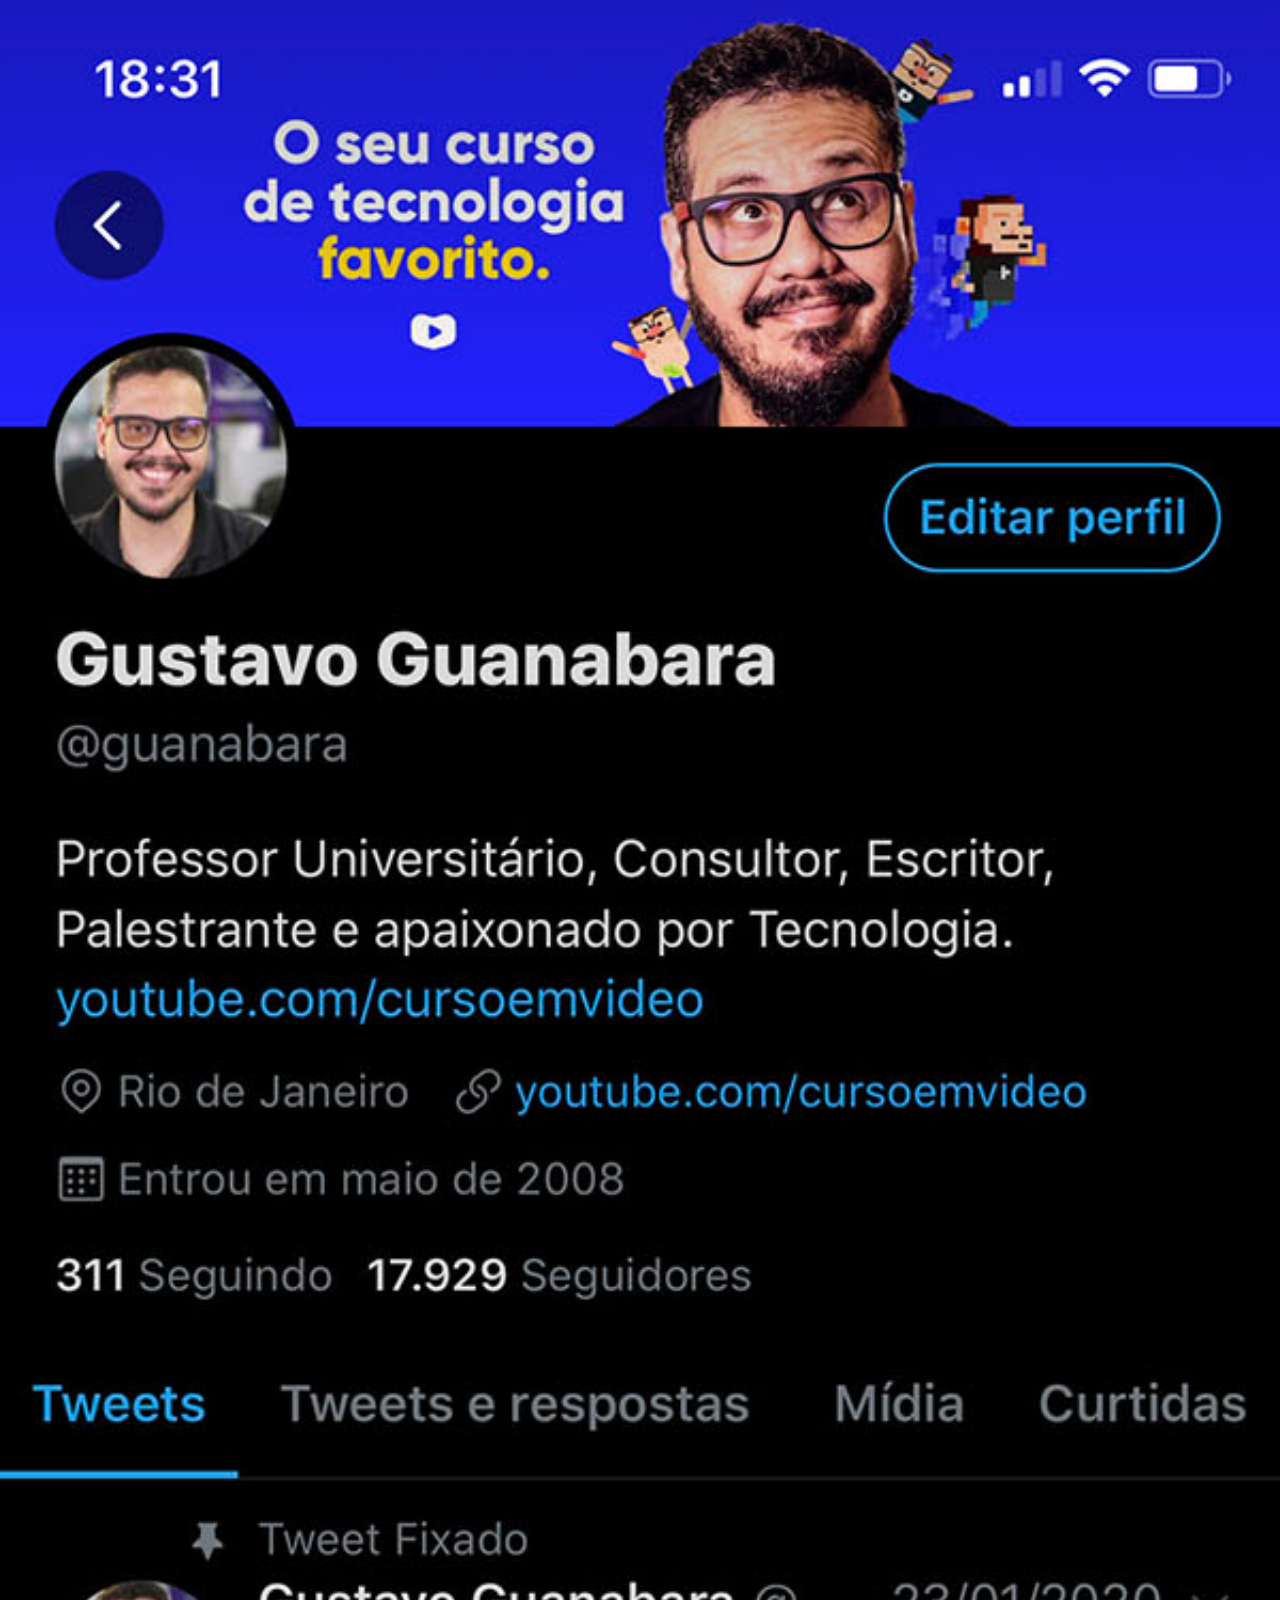
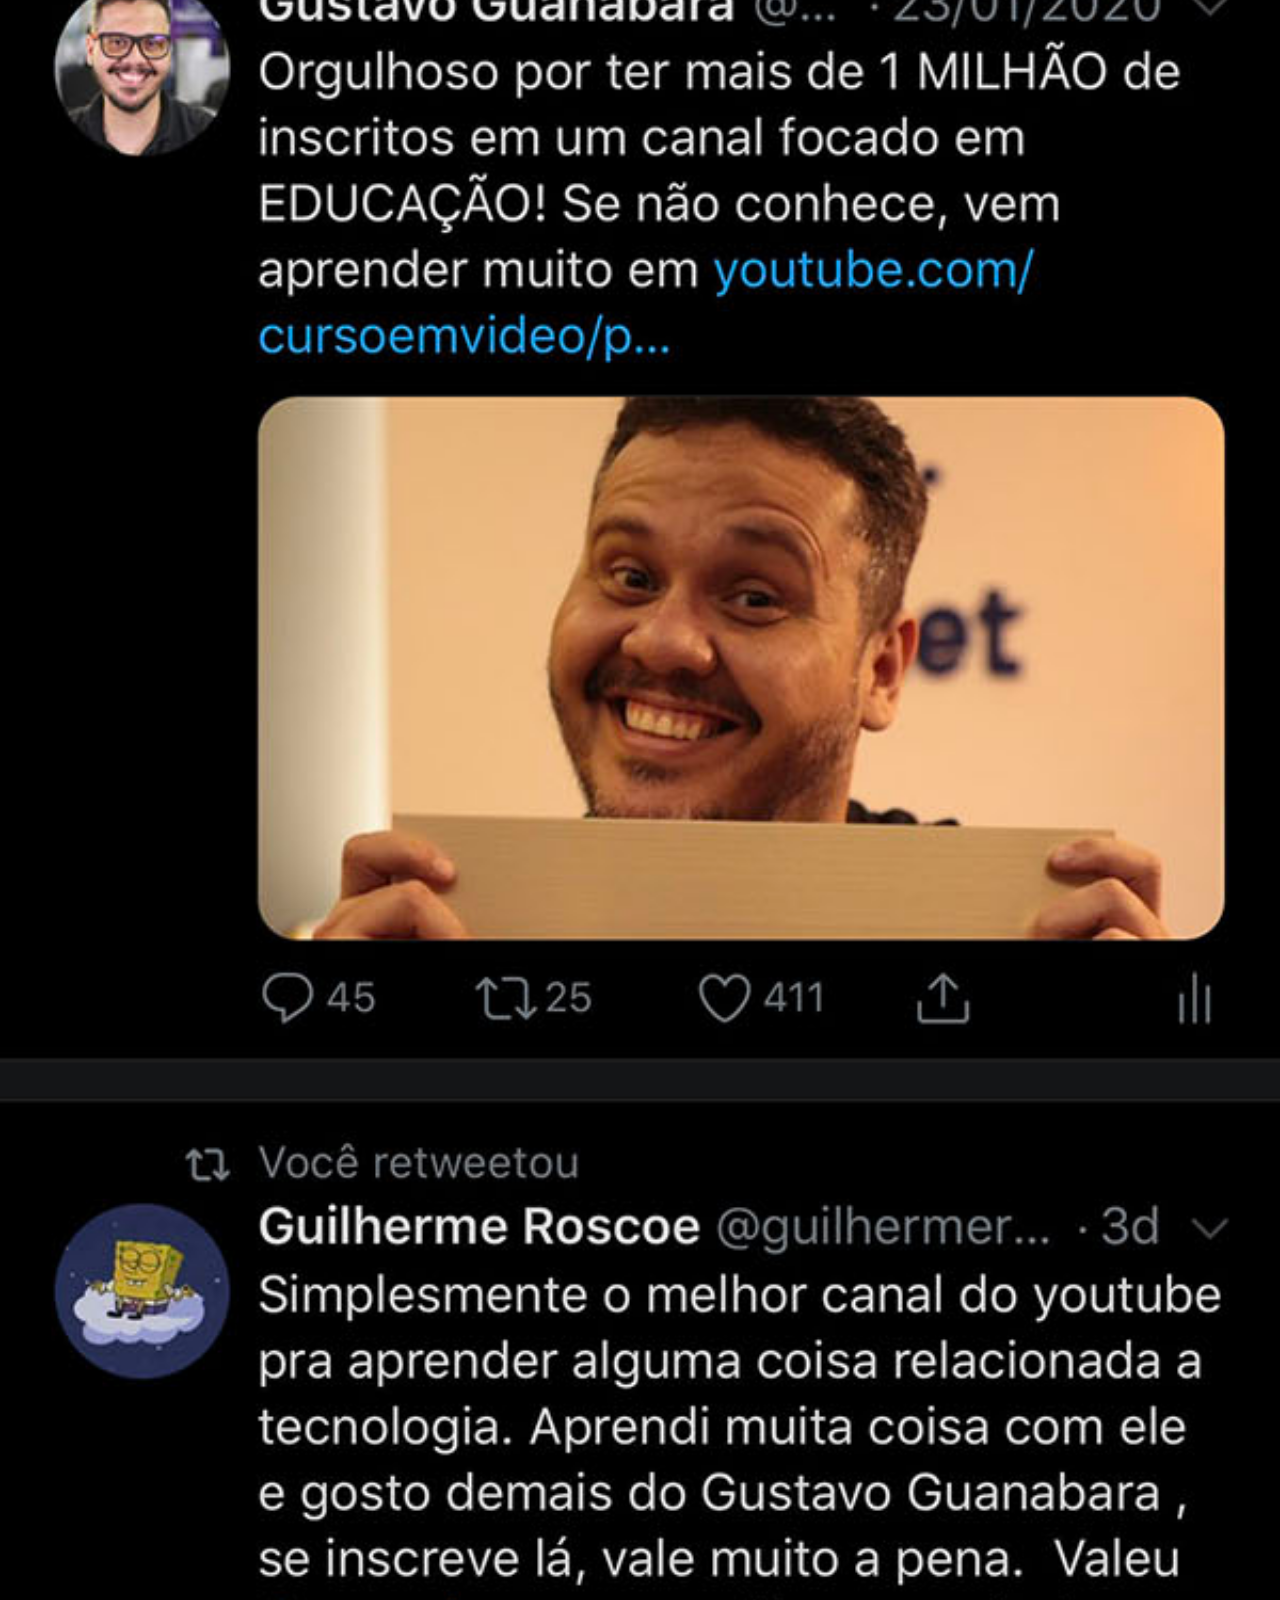
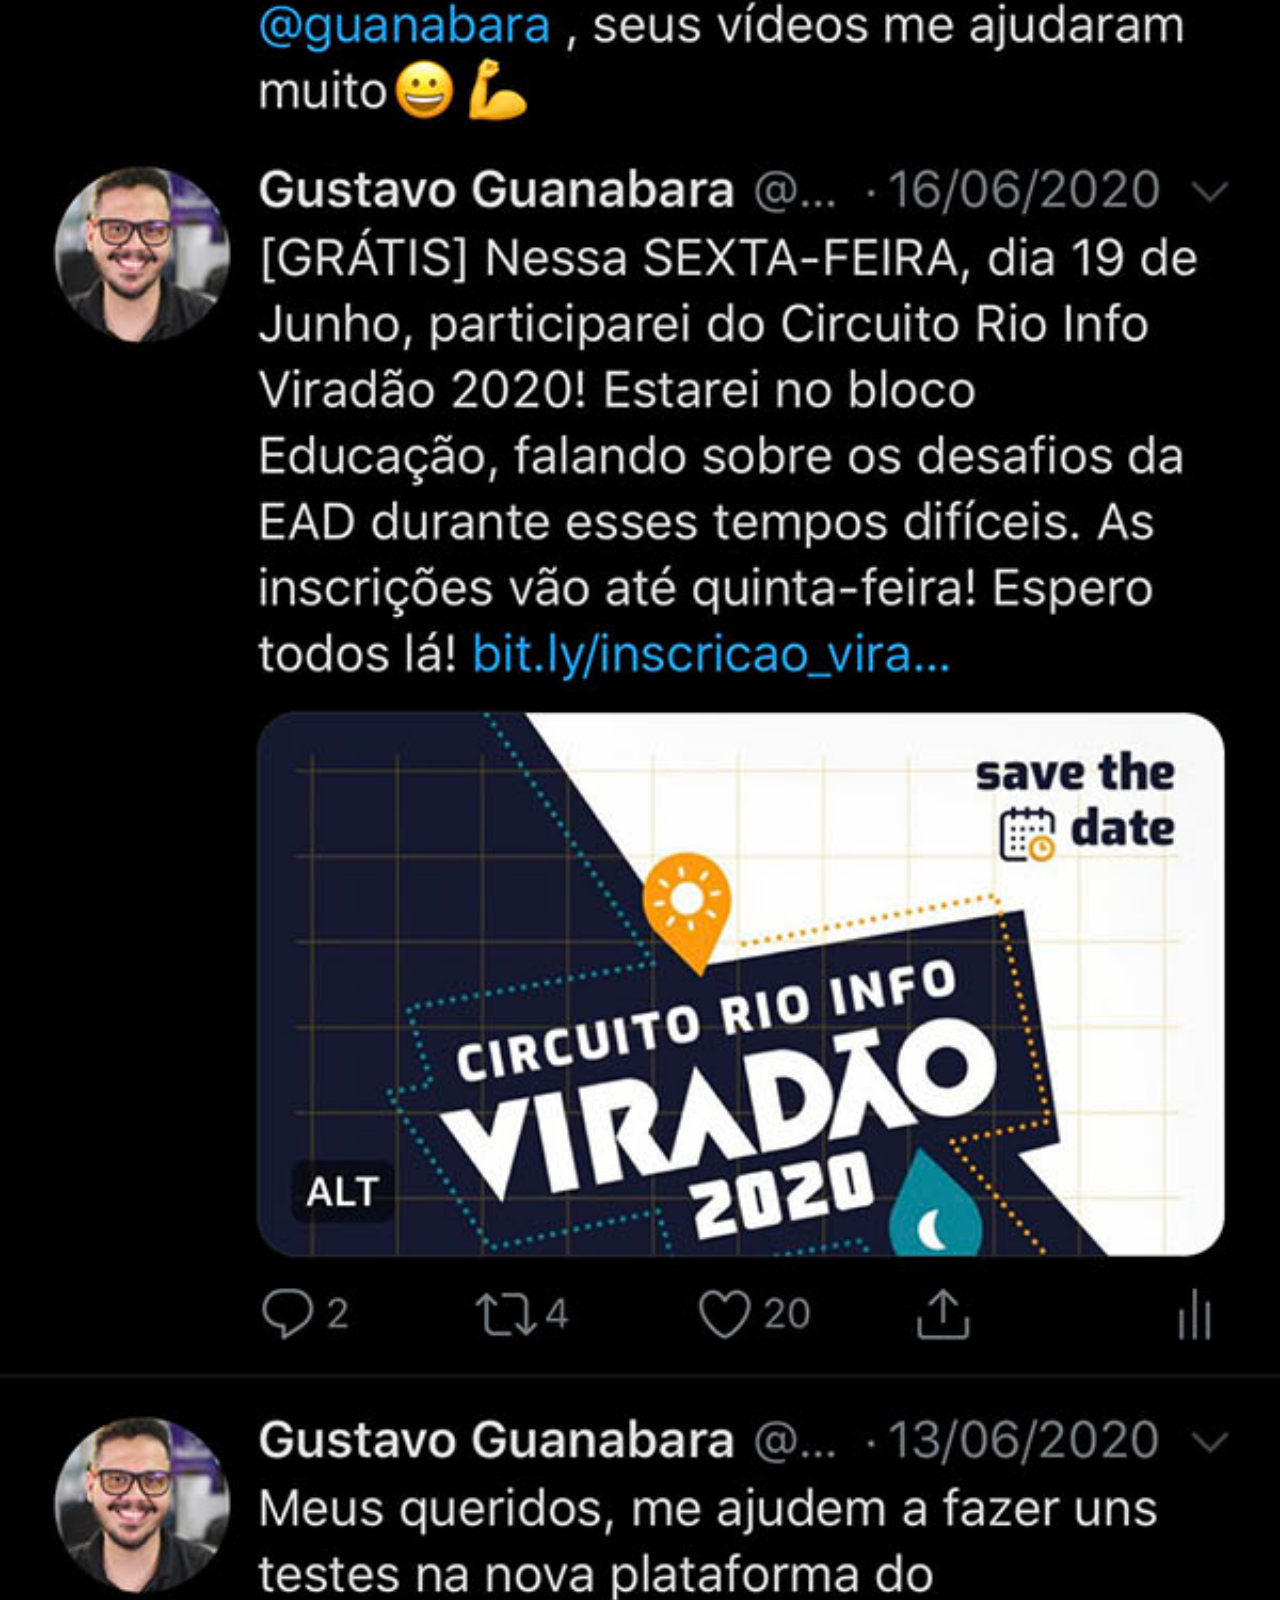
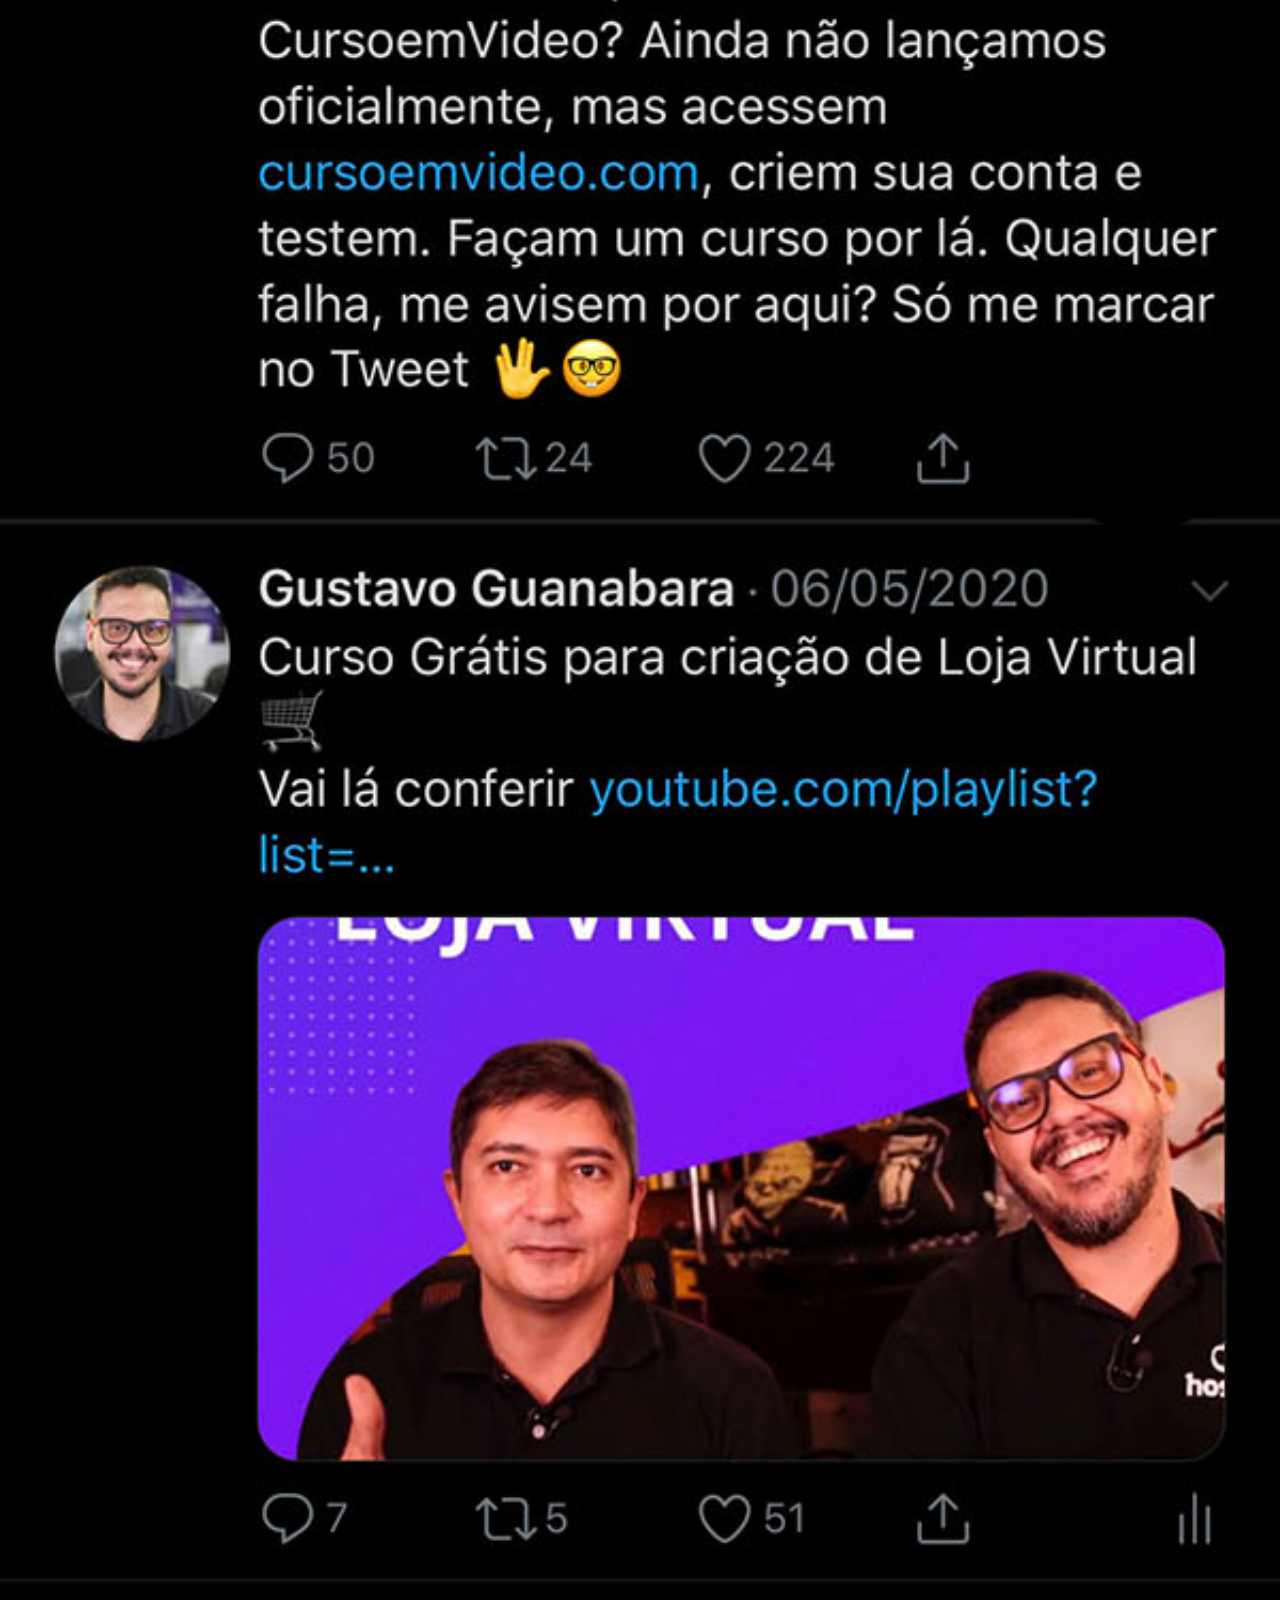
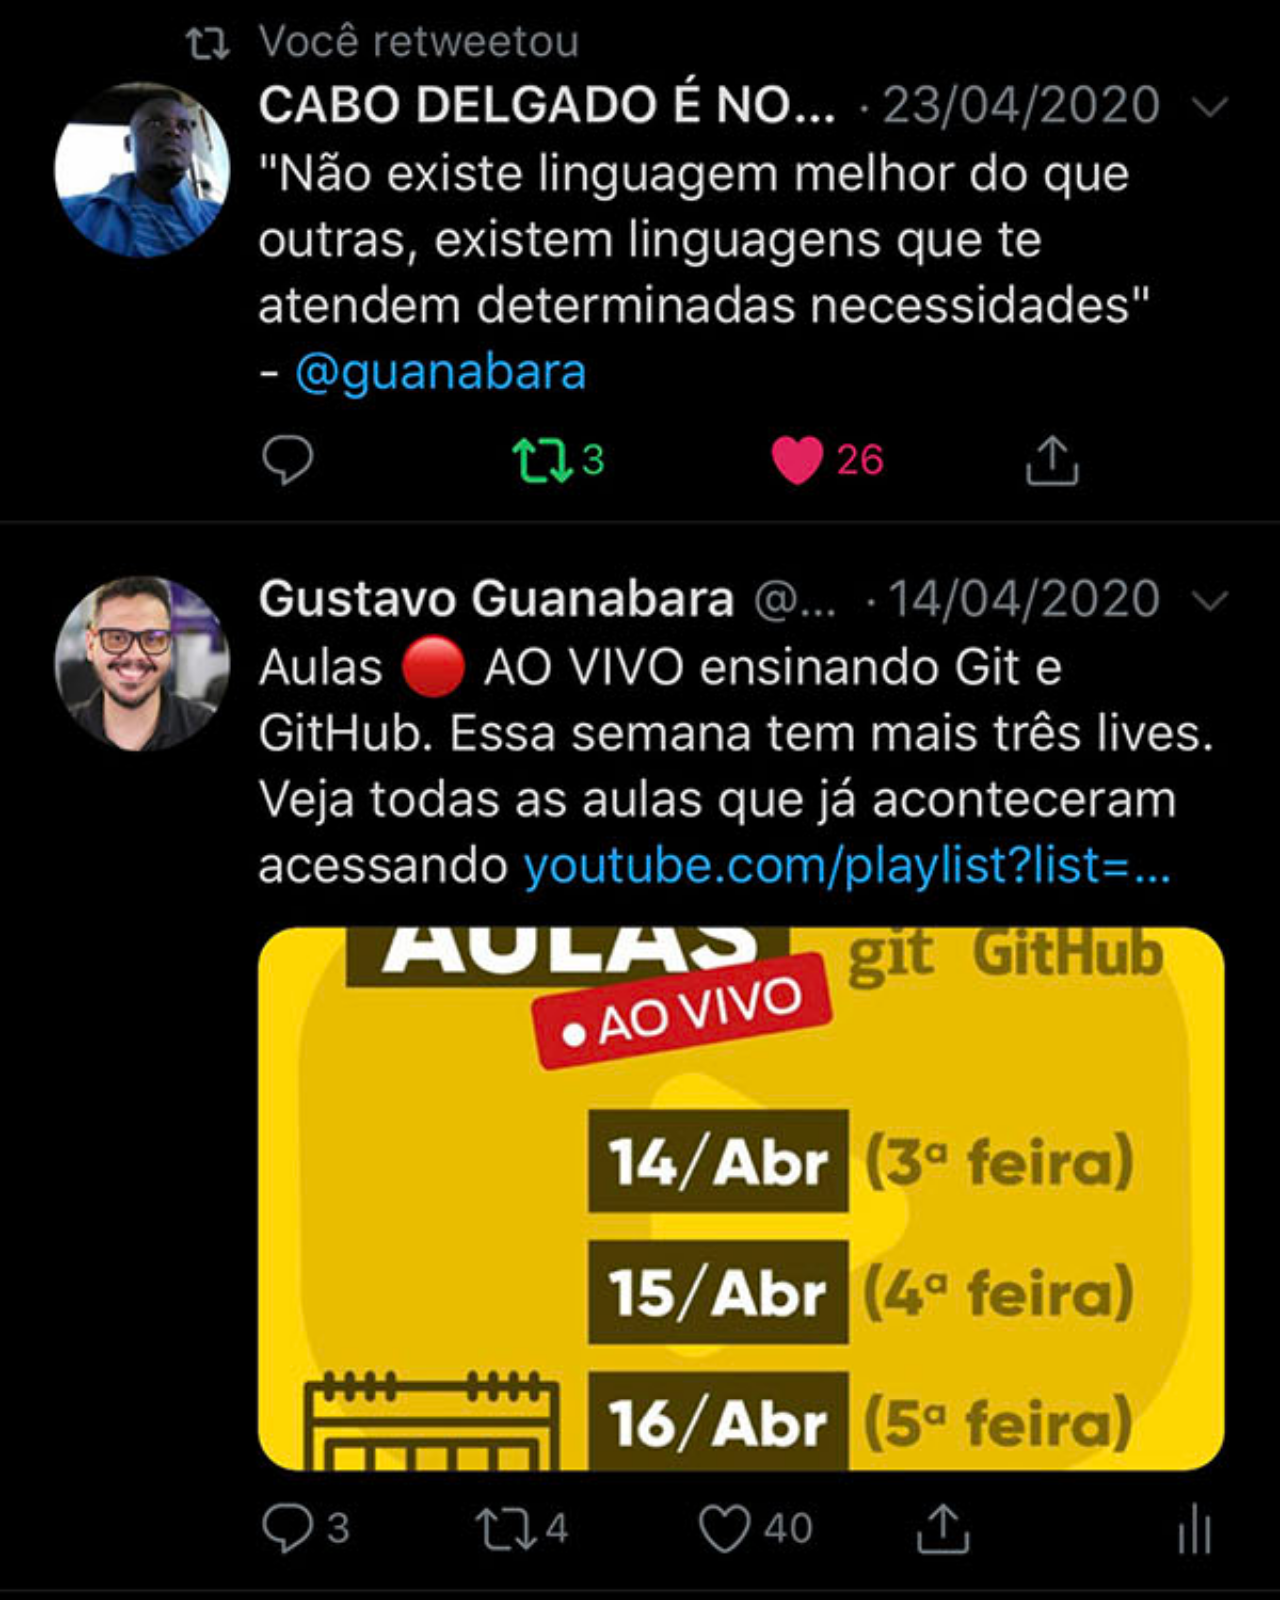
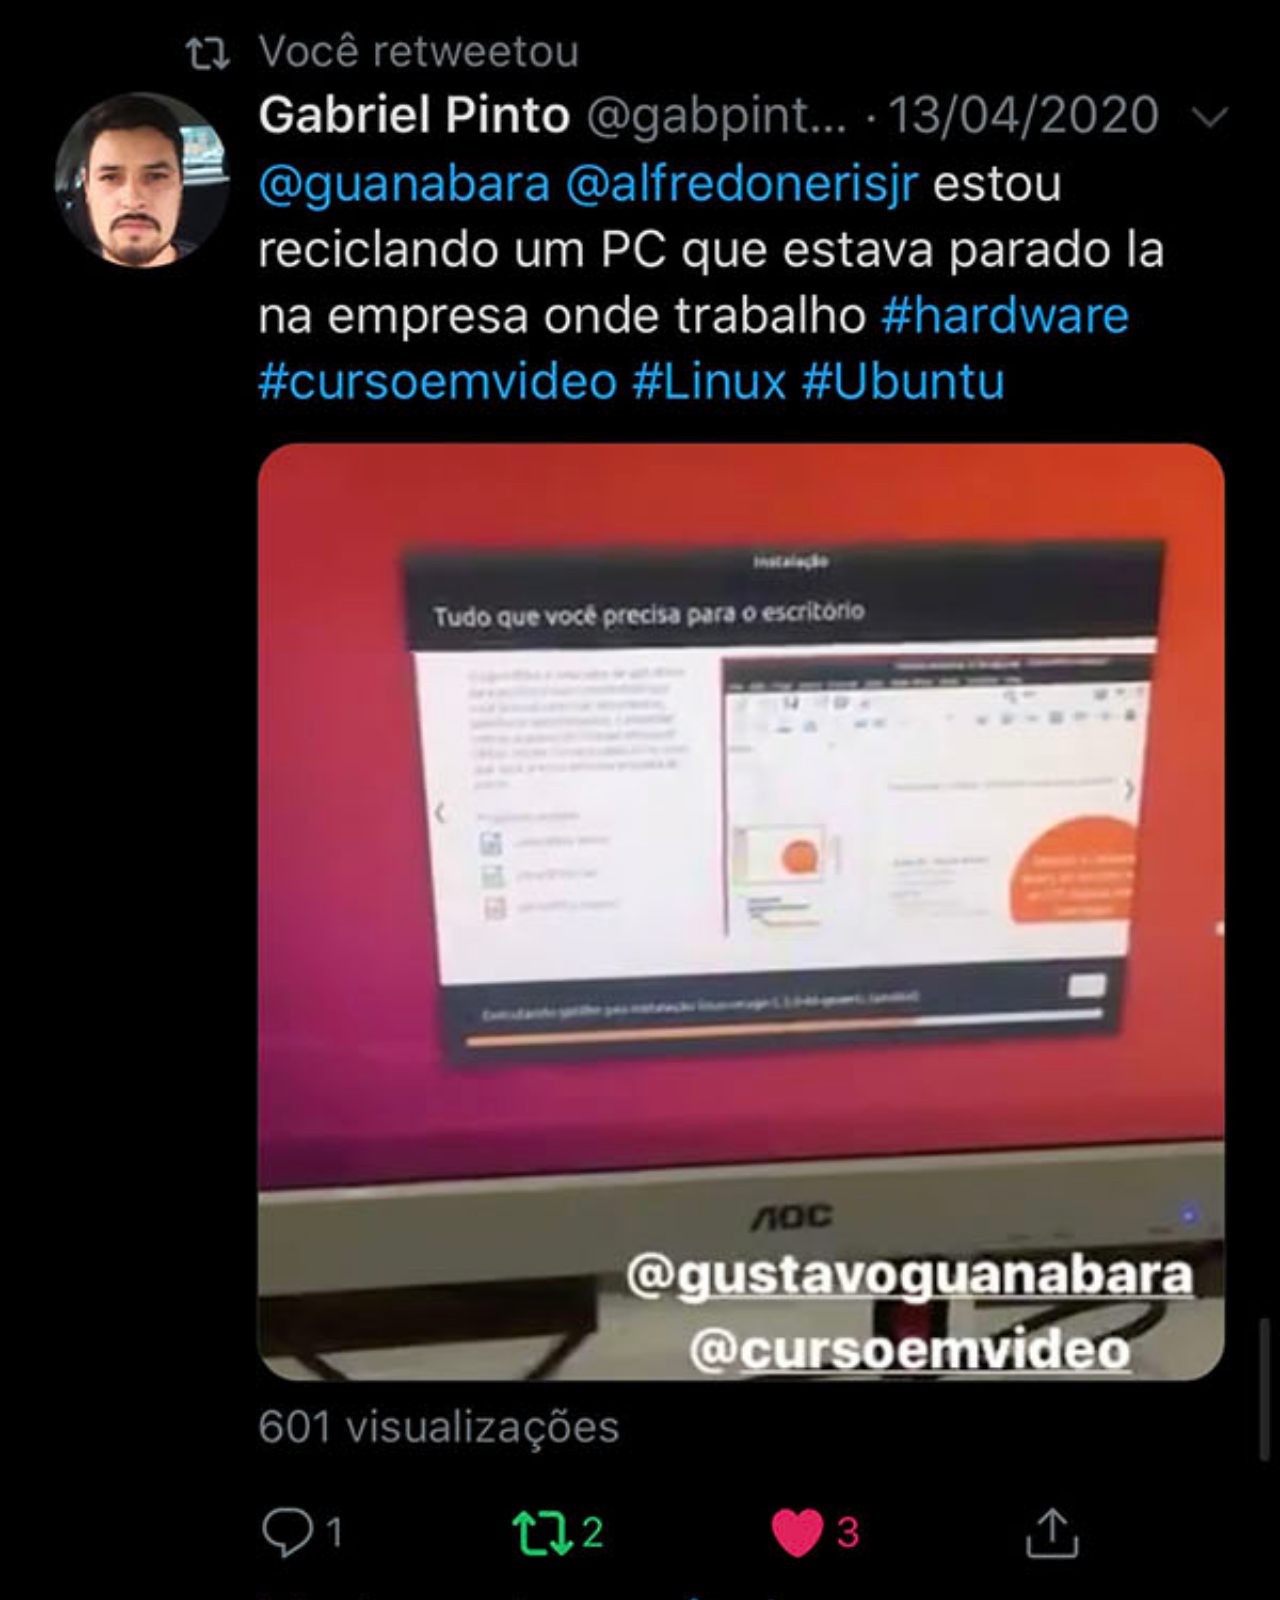
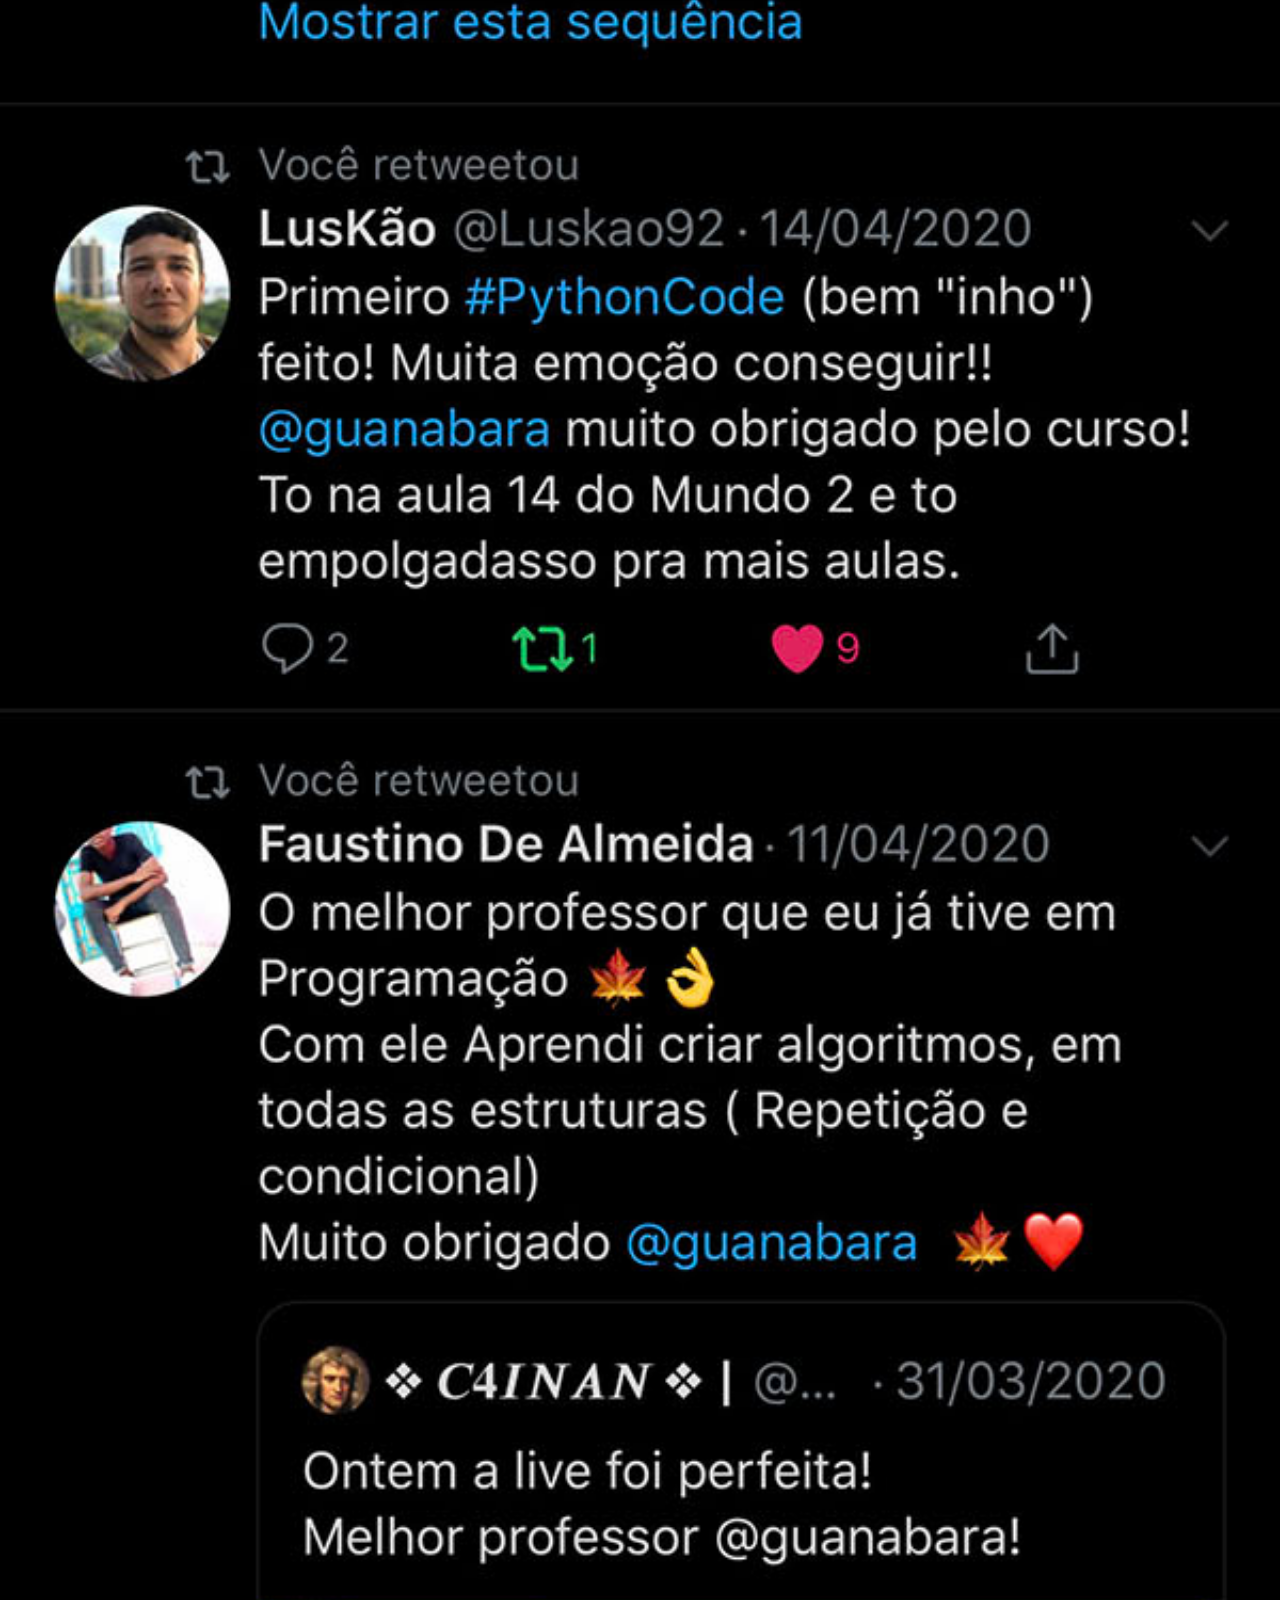
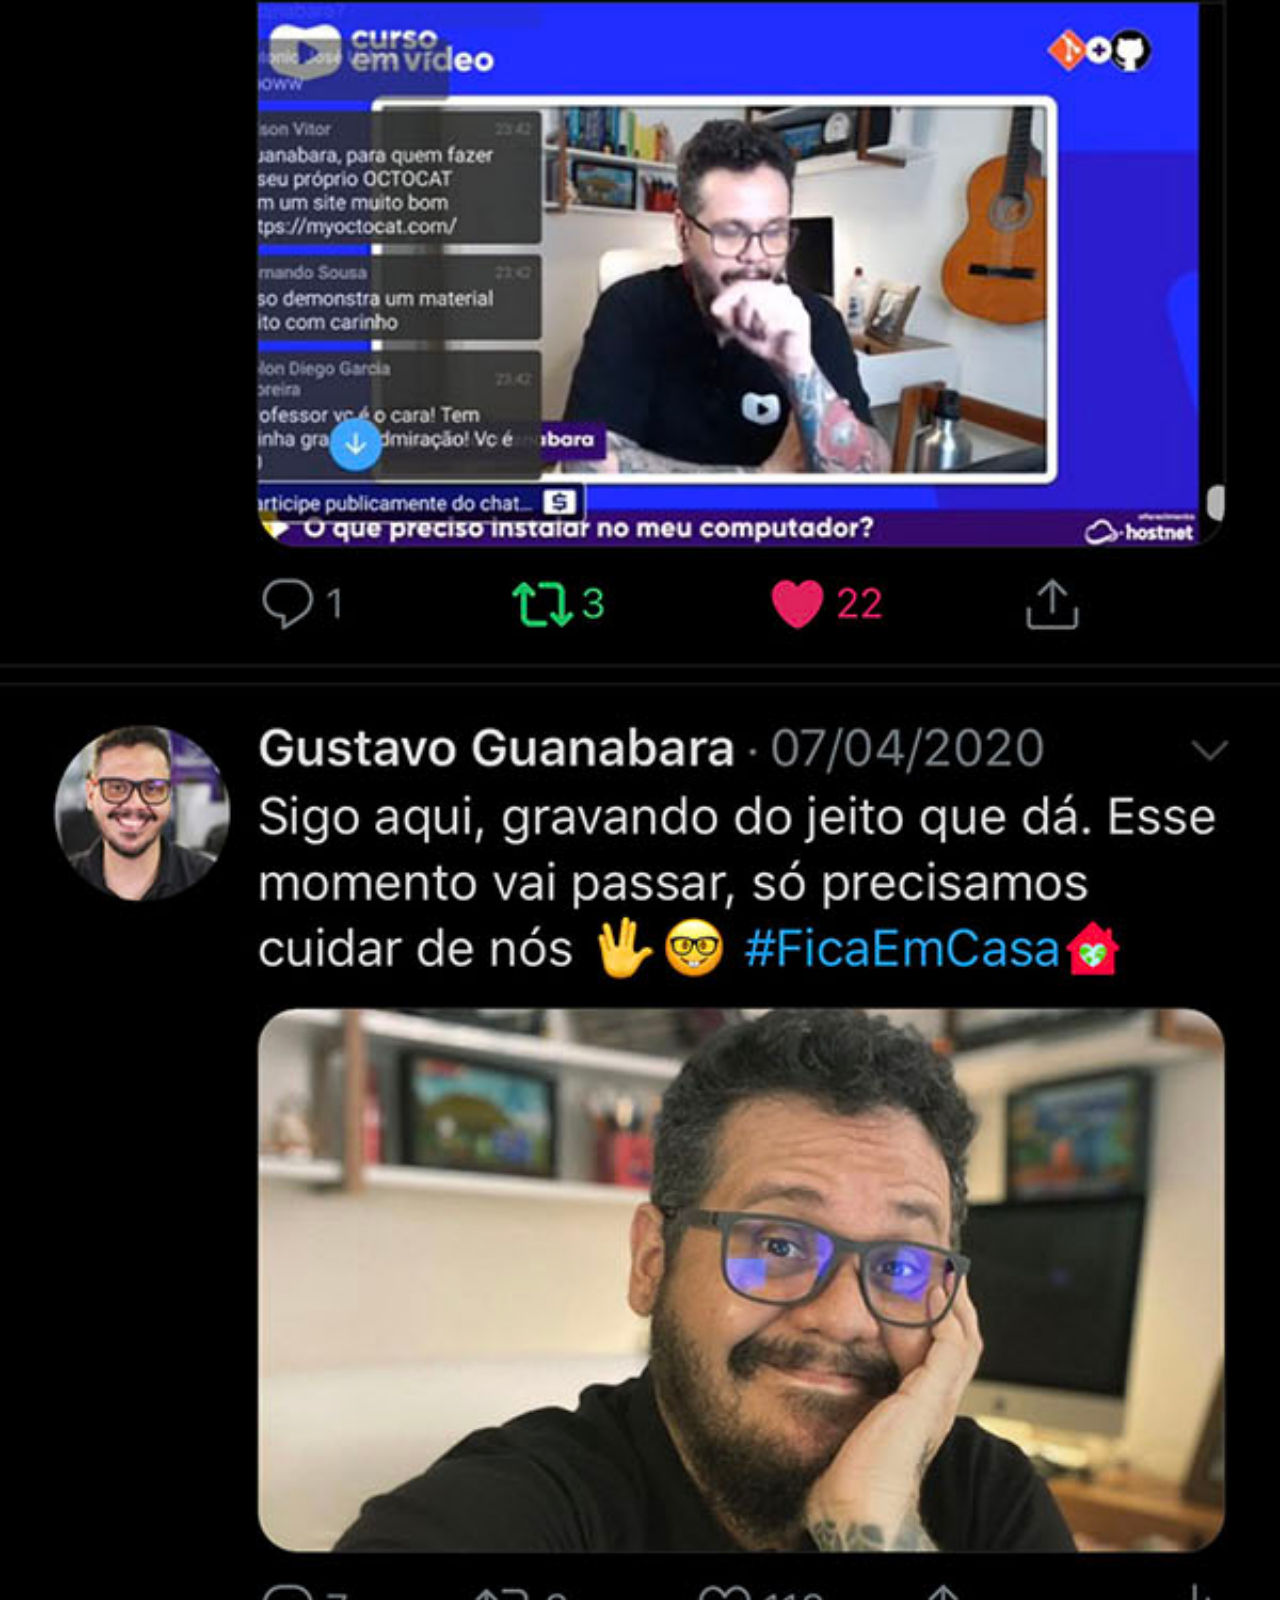
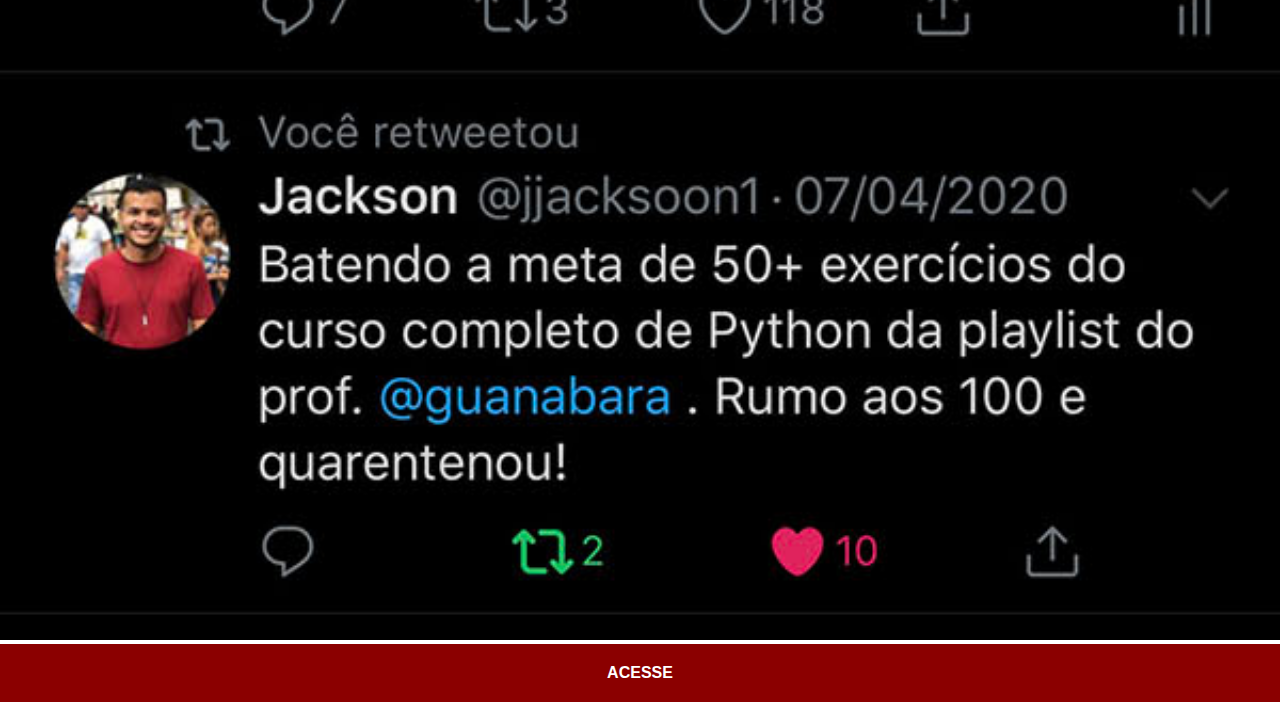
<file: twitter.html>
<!DOCTYPE html>
<html lang="pt-br">
<head>
    <meta charset="UTF-8">
    <meta name="viewport" content="width=device-width, initial-scale=1.0">
    <title>Document</title>
    <link rel="stylesheet" href="estilos/social.css">
</head>
<body>
    <img src="imagens/tela-twitter.jpg" alt="Twitter">
    <a href="https://x.com/guanabara" target="_blank">ACESSE</a>
</body>
</html>
</file>
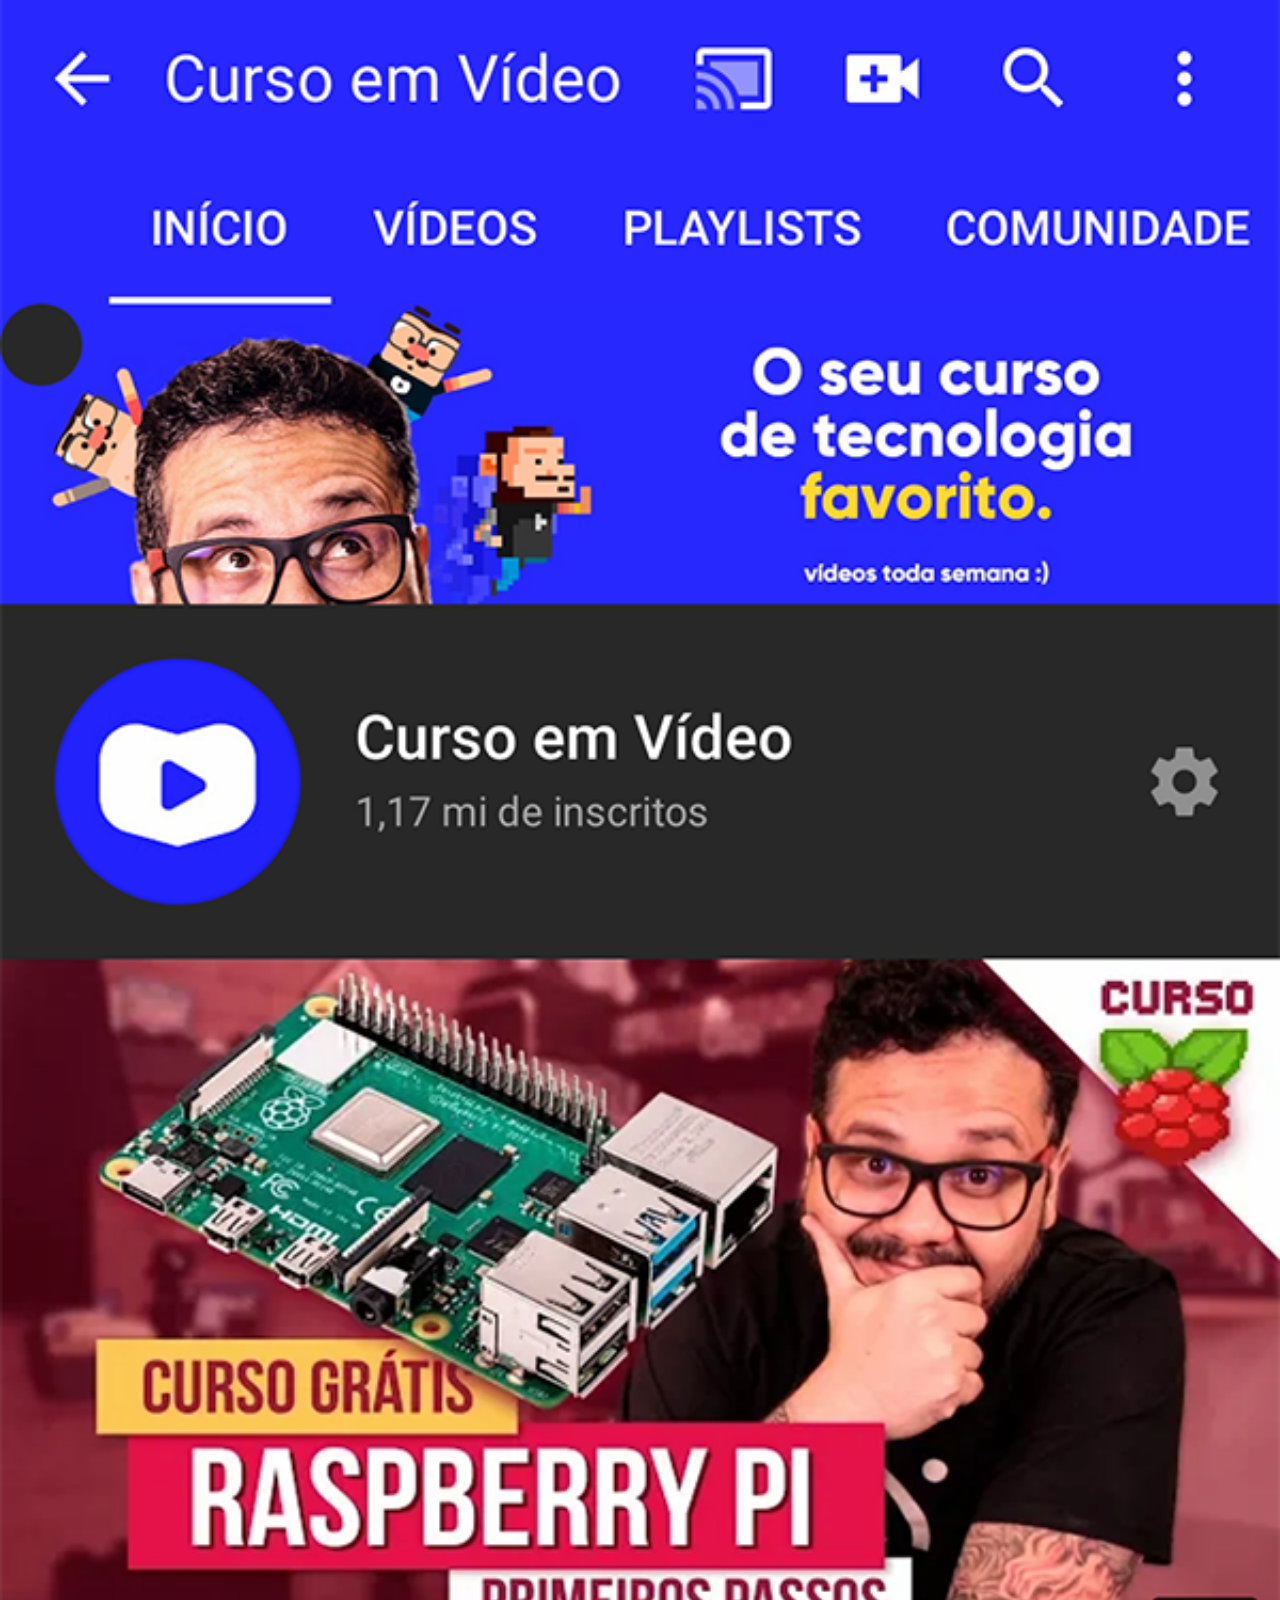
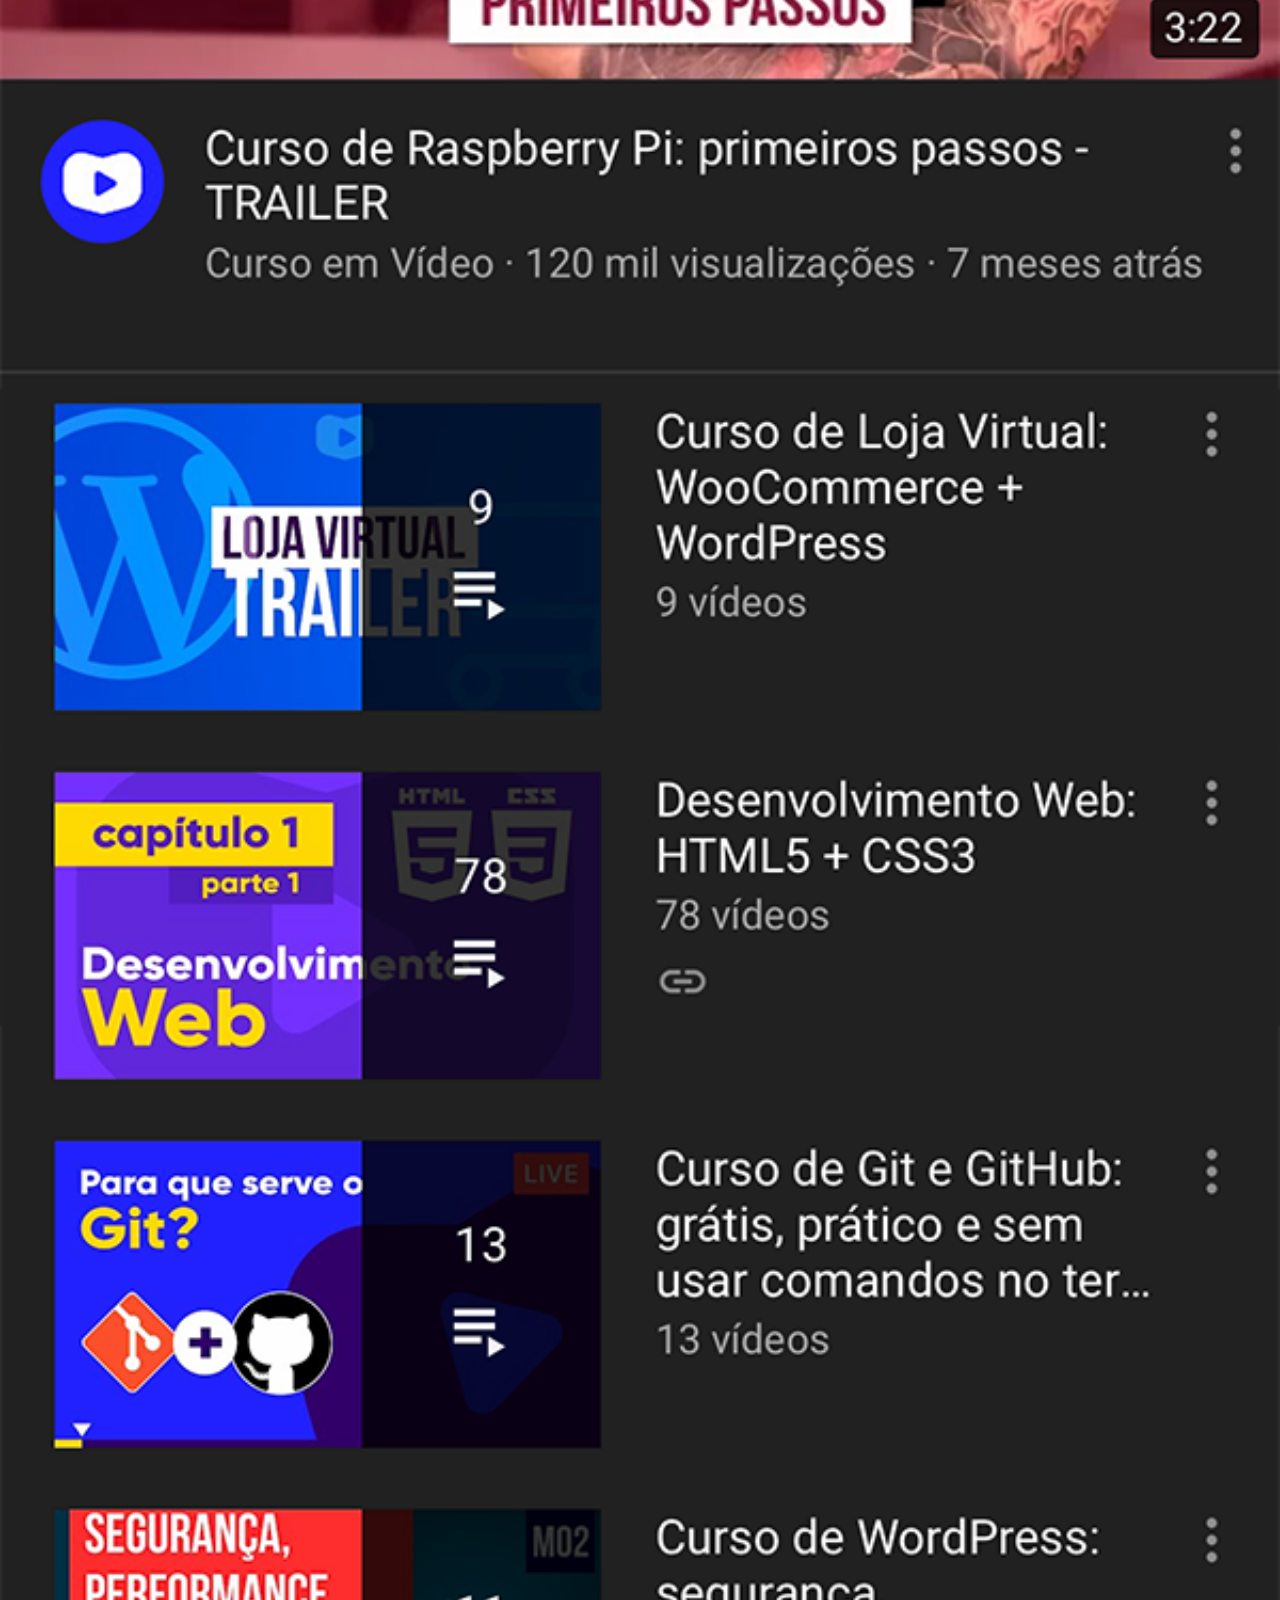
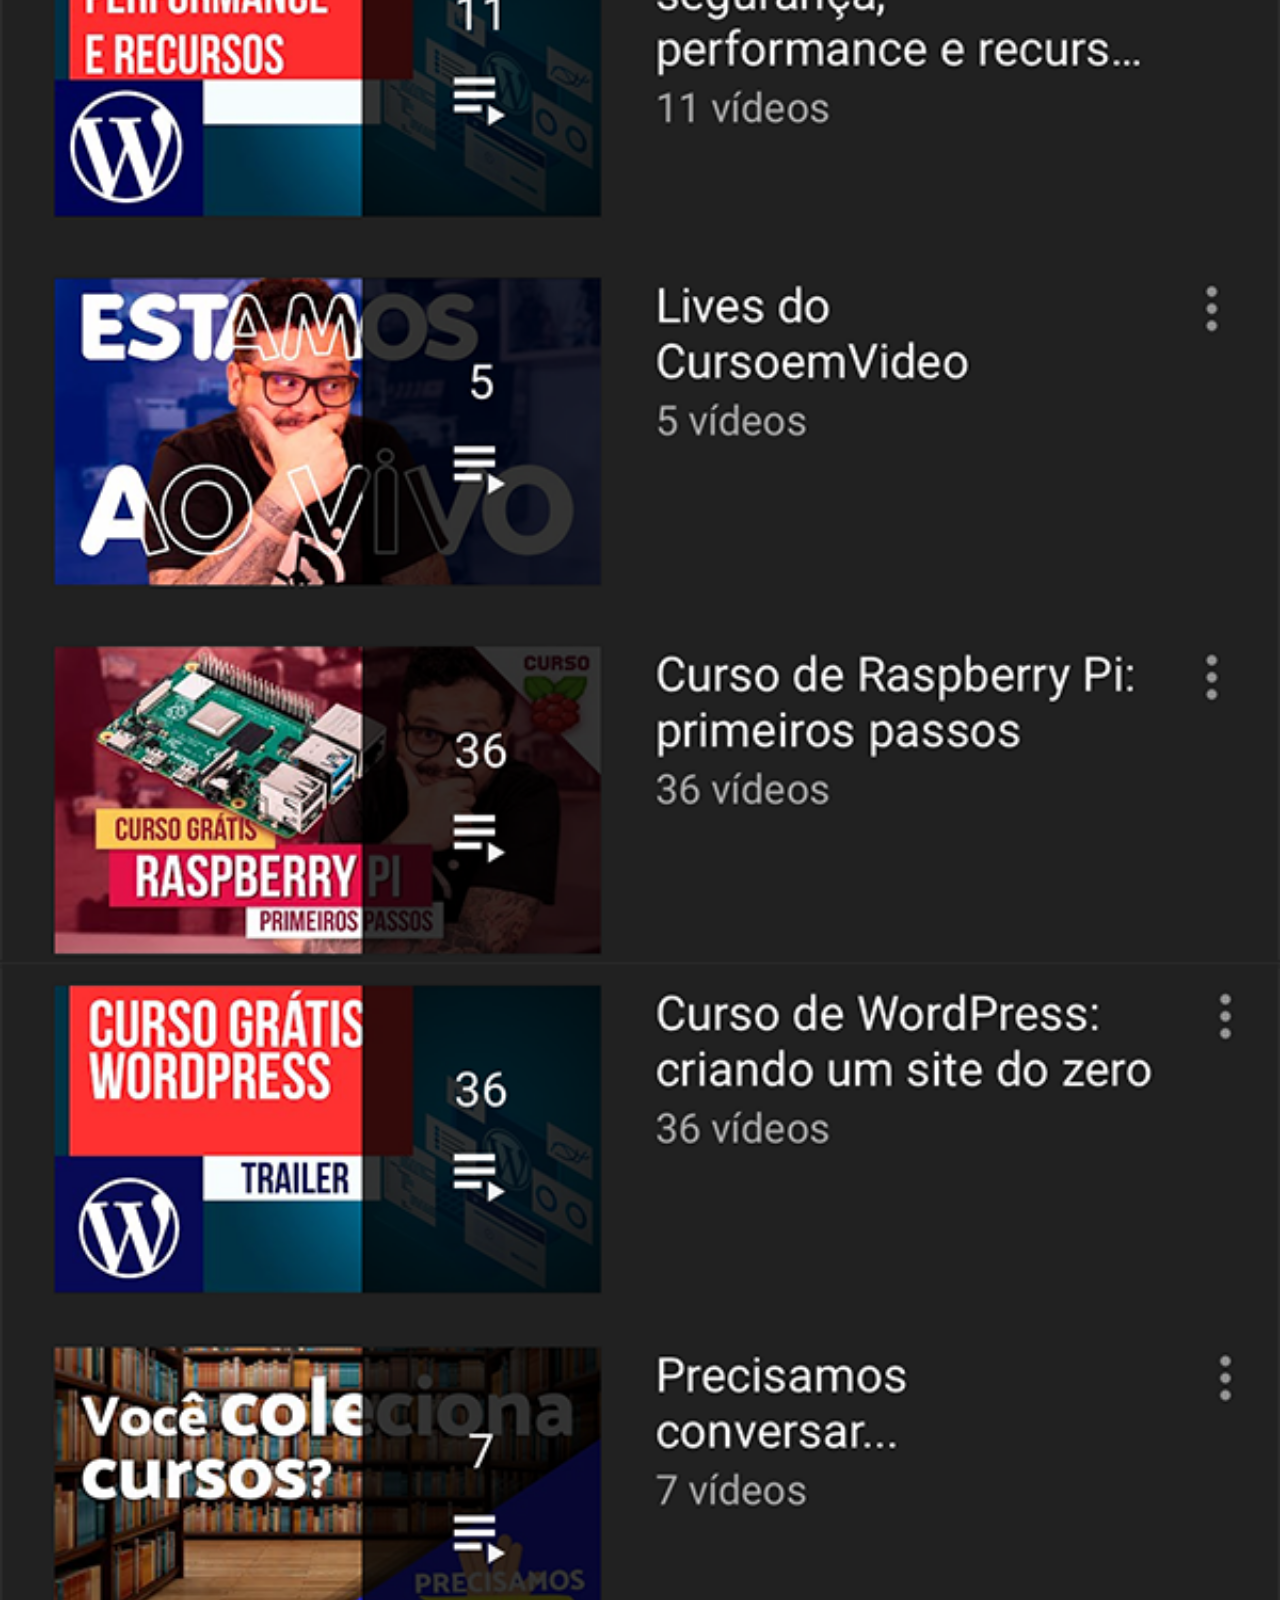
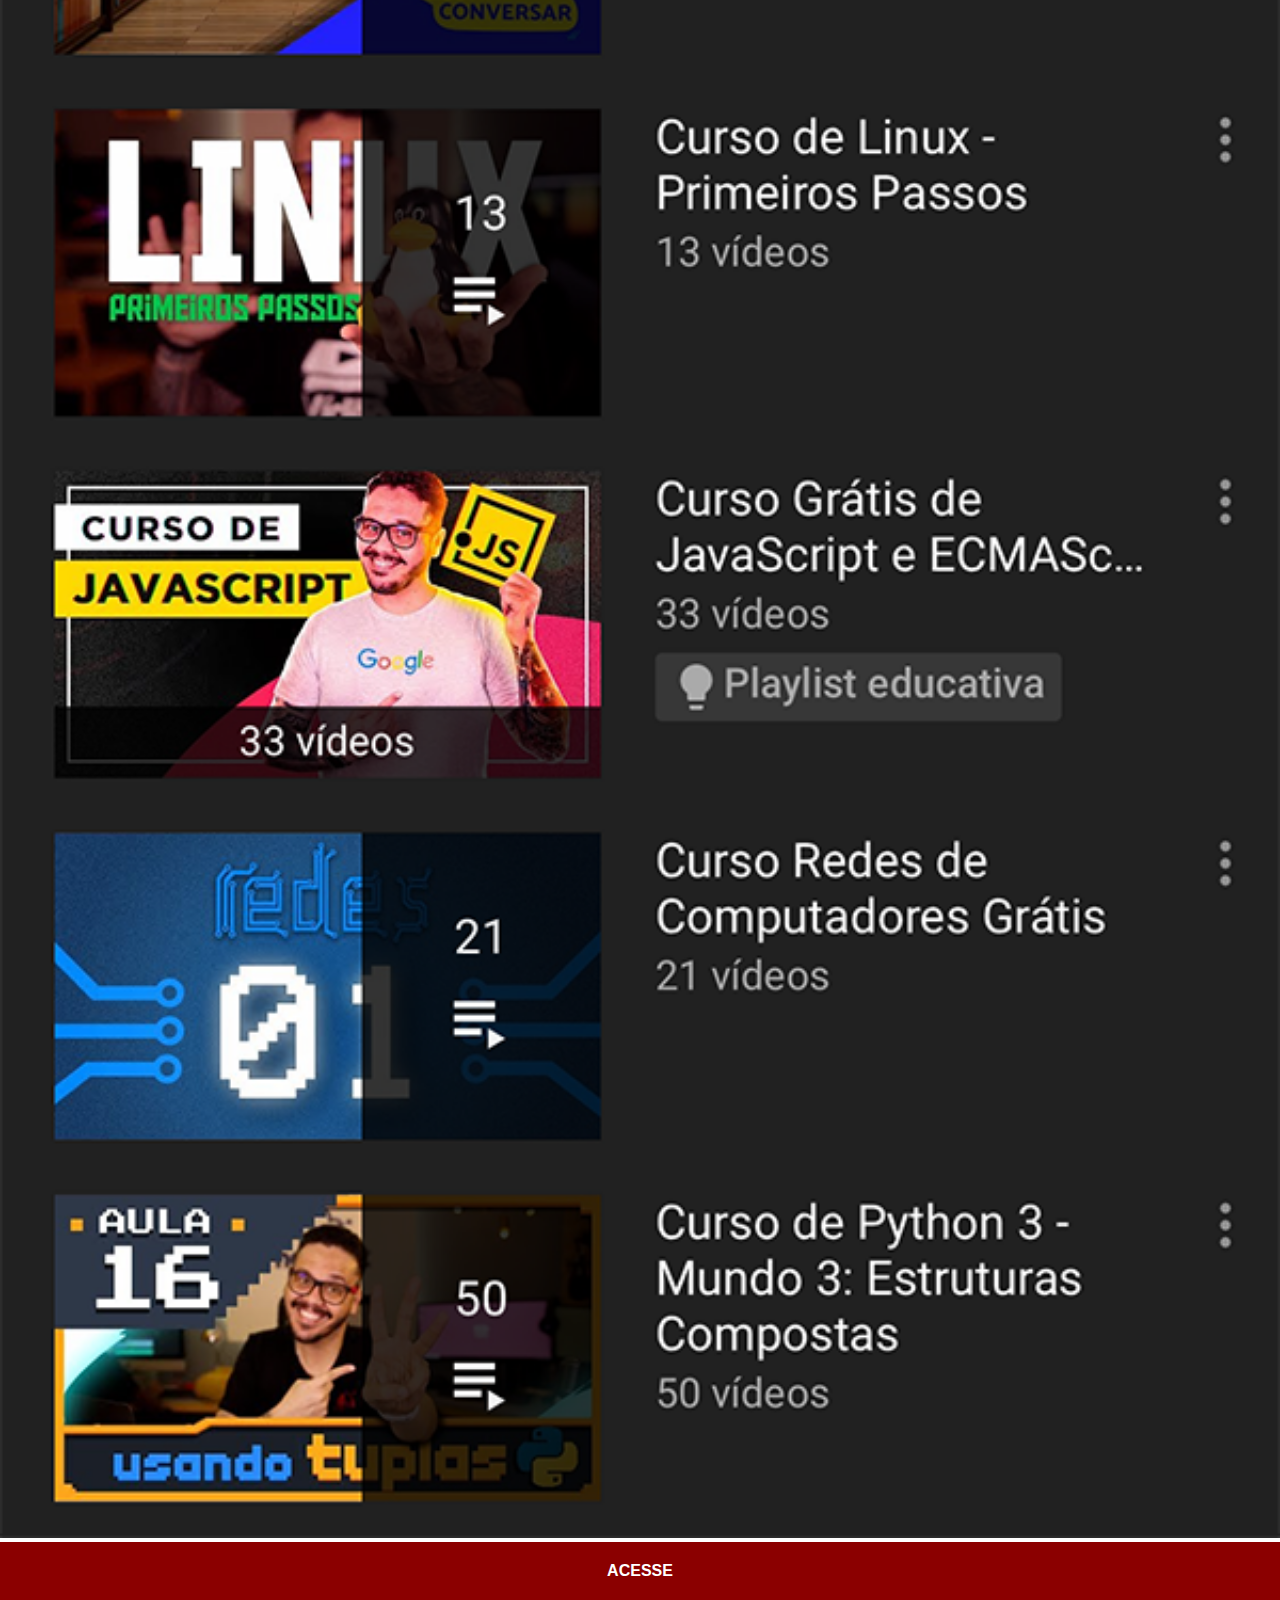
<file: youtube.html>
<!DOCTYPE html>
<html lang="pt-br">
<head>
    <meta charset="UTF-8">
    <meta name="viewport" content="width=device-width, initial-scale=1.0">
    <title>Document</title>
    <link rel="stylesheet" href="estilos/social.css">
</head>
<body>
    <img src="imagens/tela-youtube.png" alt="Youtube">
    <a href="https://www.youtube.com/user/cursoemvideo/playlists" target="_blank">ACESSE</a>
</body>
</html>
</file>
<file: estilos/style.css>
@charset "UTF-8";

* {
    margin: 0px;
    padding: 0px;
    font-family: Arial, Helvetica, sans-serif;
}

html, body {
    height: 100vh;
    width: 100vw;
    background-color: black;
}

body {
    background: url(../imagens/fundo-madeira.jpg) no-repeat top center;
    background-size: cover;
    background-attachment: fixed;
}

main {
    height: 100vh;
    position: relative;
}

section#telefone {
    position: absolute;

    top: 50%;
    left: 50%;
    transform: translate(-50%, -50%);

    height: 627px;
    width: 311px;
    background: url(../imagens/frame-iphone.png) no-repeat;
}

iframe#tela {
    position: relative;
    top: 80px;
    left: 22px;
    height: 471px;
    width: 267px;
}

section#redes-sociais {
    text-align: right;
}

section#redes-sociais img {
    width: 45px;
    margin: 10px;
    border-radius: 50%;
    box-shadow: 2px 2px 5px rgba(0, 0, 0, 0.425);
    box-sizing: border-box;
}

section#redes-sociais img:hover {
    border: 2px solid rgba(255, 255, 255, 0.692);
    transform: translate(-3px, -3px);
    box-shadow: 5px 5px 10px rgba(0, 0, 0, 0.5);
    transition: transform 0.3s, border 0.3s;
}
</file>
<file: estilos/social.css>
@charset "UTF-8";

* {
    margin: 0px;
    padding: 0px;
    font-family: Arial, Helvetica, sans-serif;
}

::-webkit-scrollbar {
    width: 0px;
    height: 0px;
}

img {
    width: 100vw;

}

a {
    display: block;
    background-color: darkred;
    padding: 20px;
    color: white;
    text-align: center;
    font-weight: bolder;
    text-decoration: none;

}

a:hover {
    background-color: red;
}
</file>
